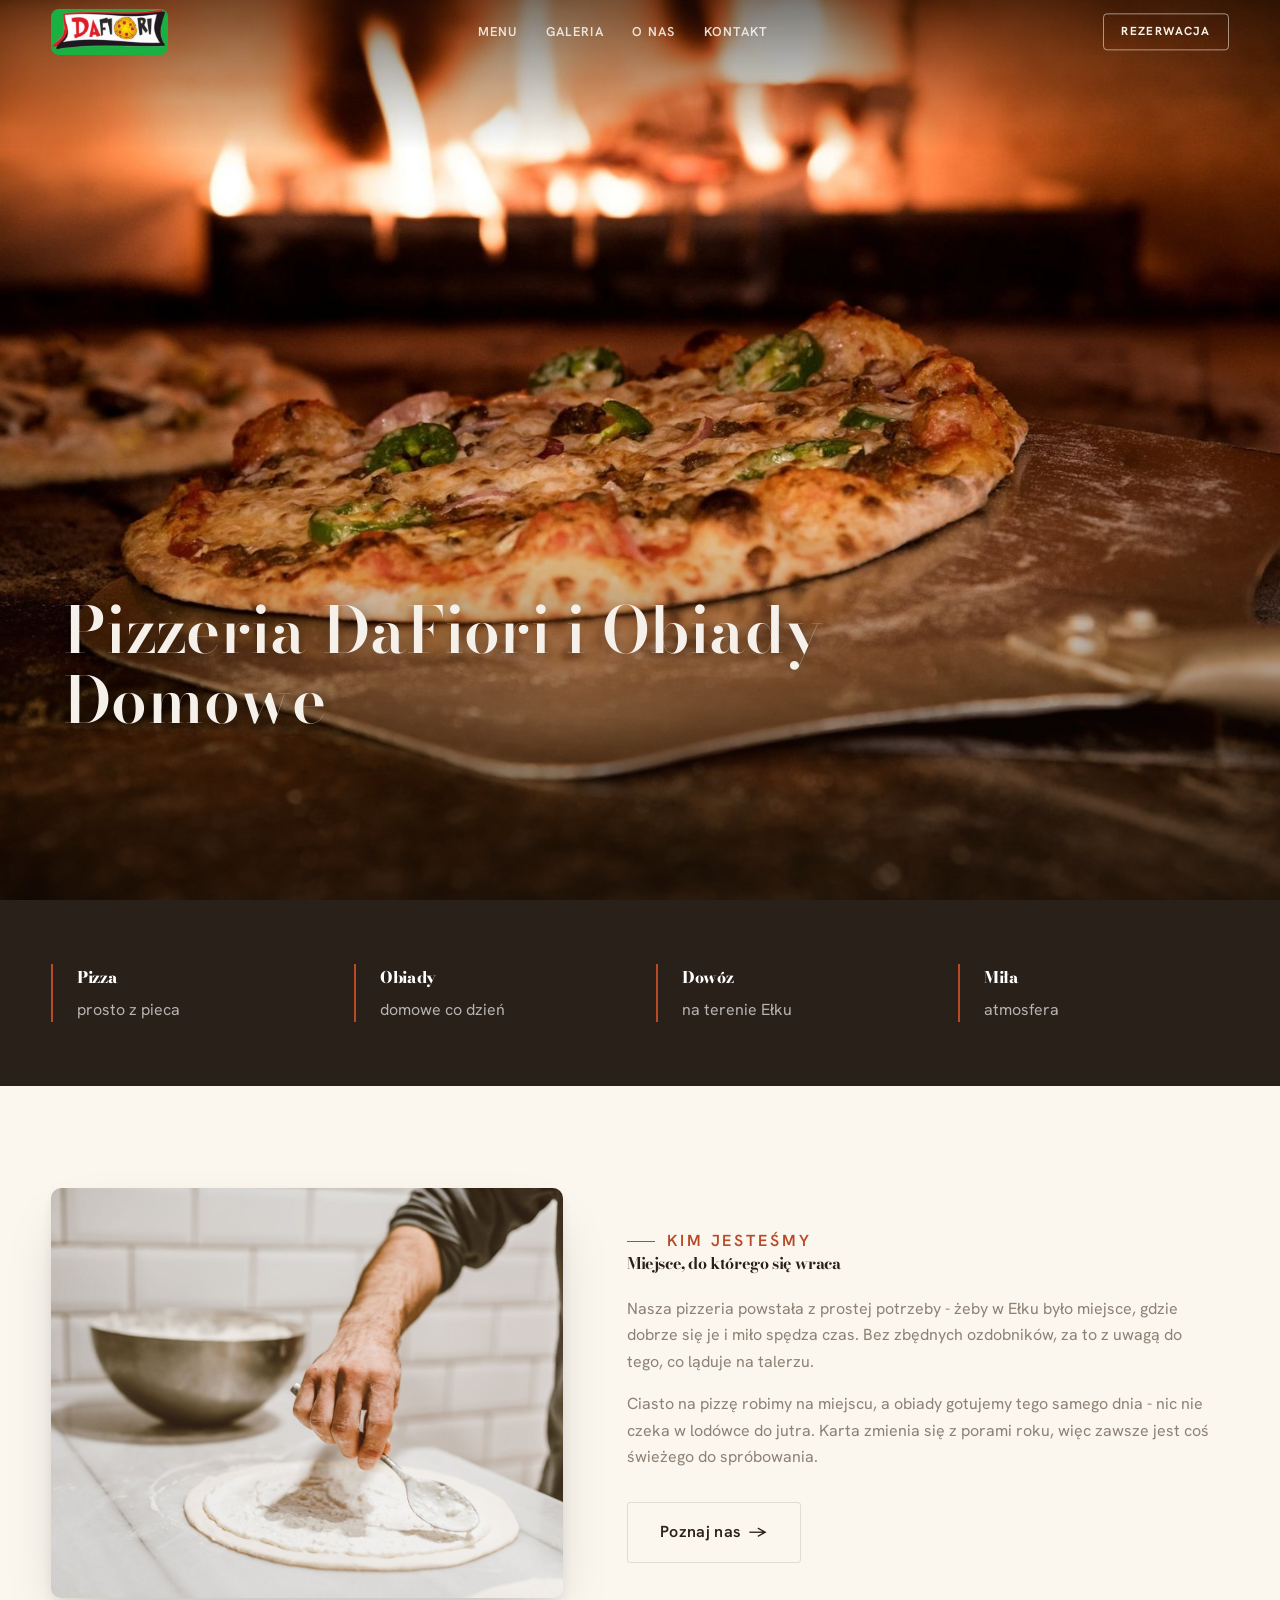
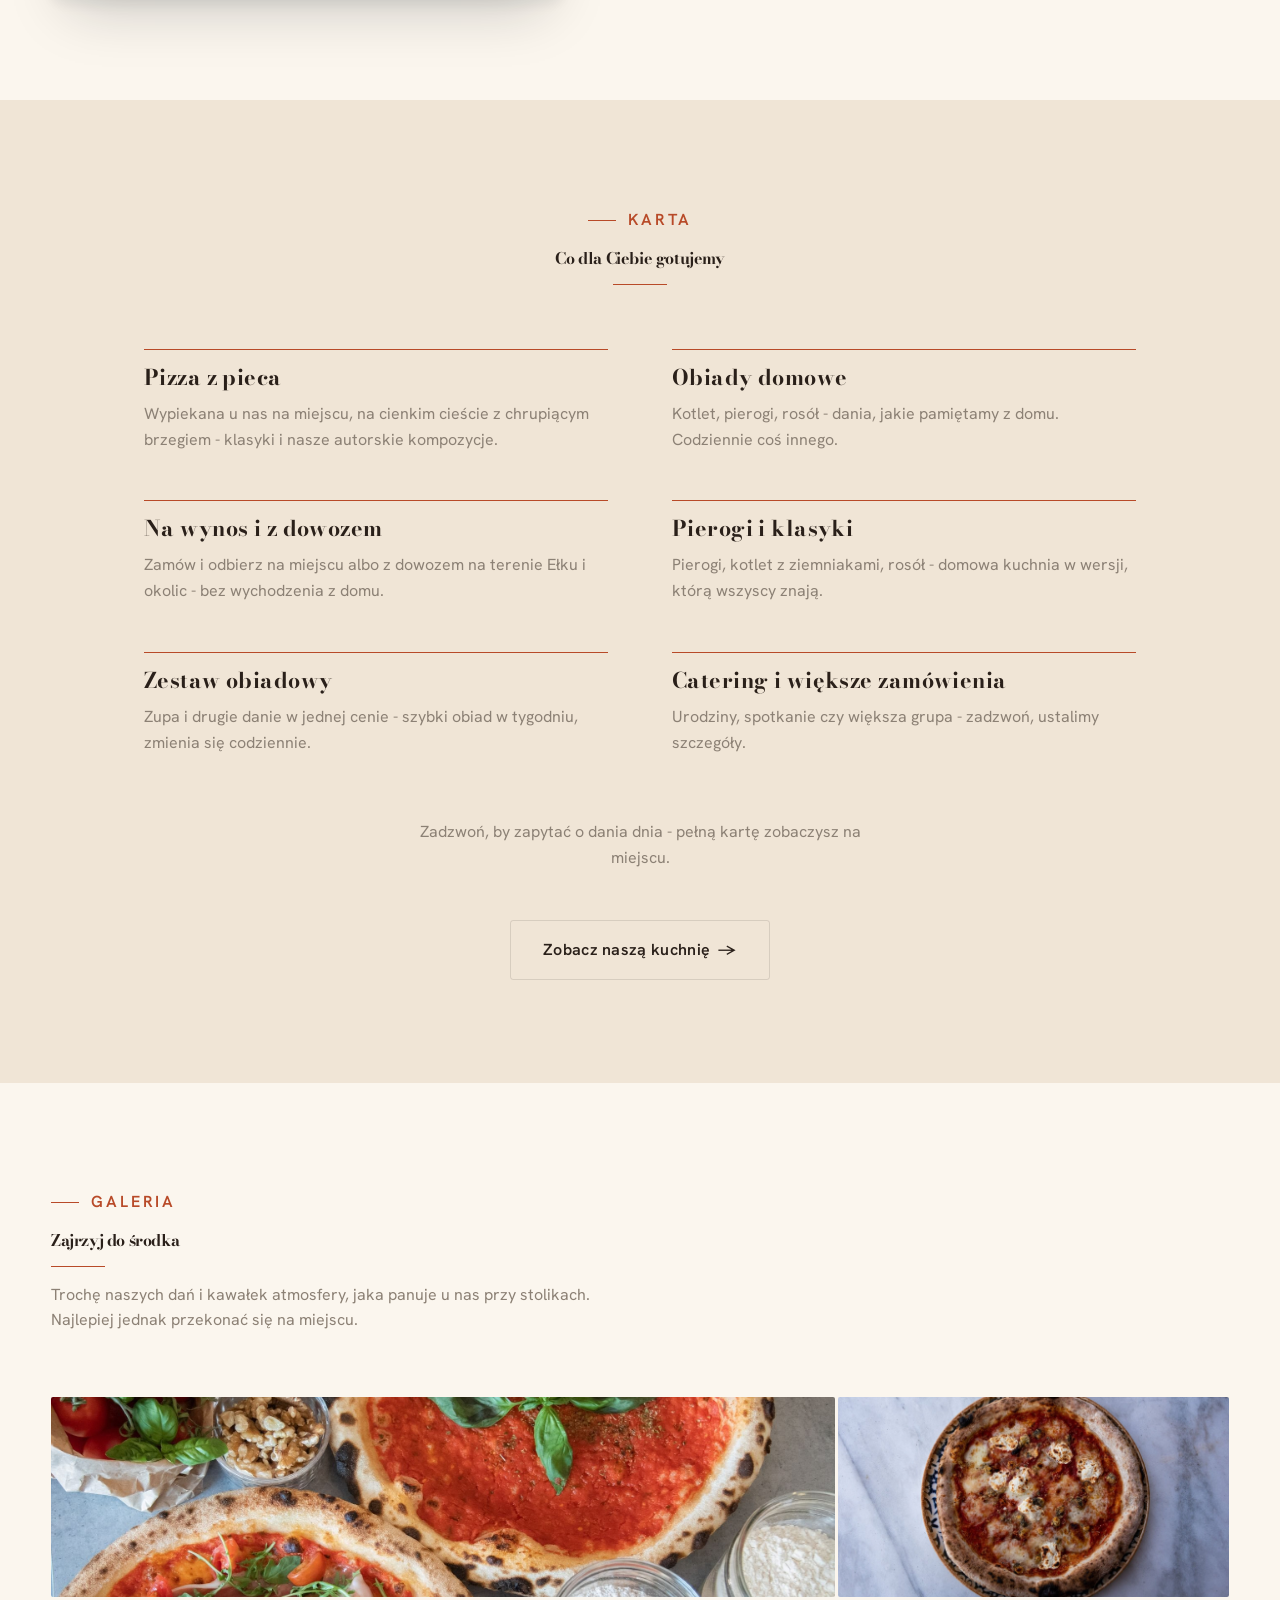
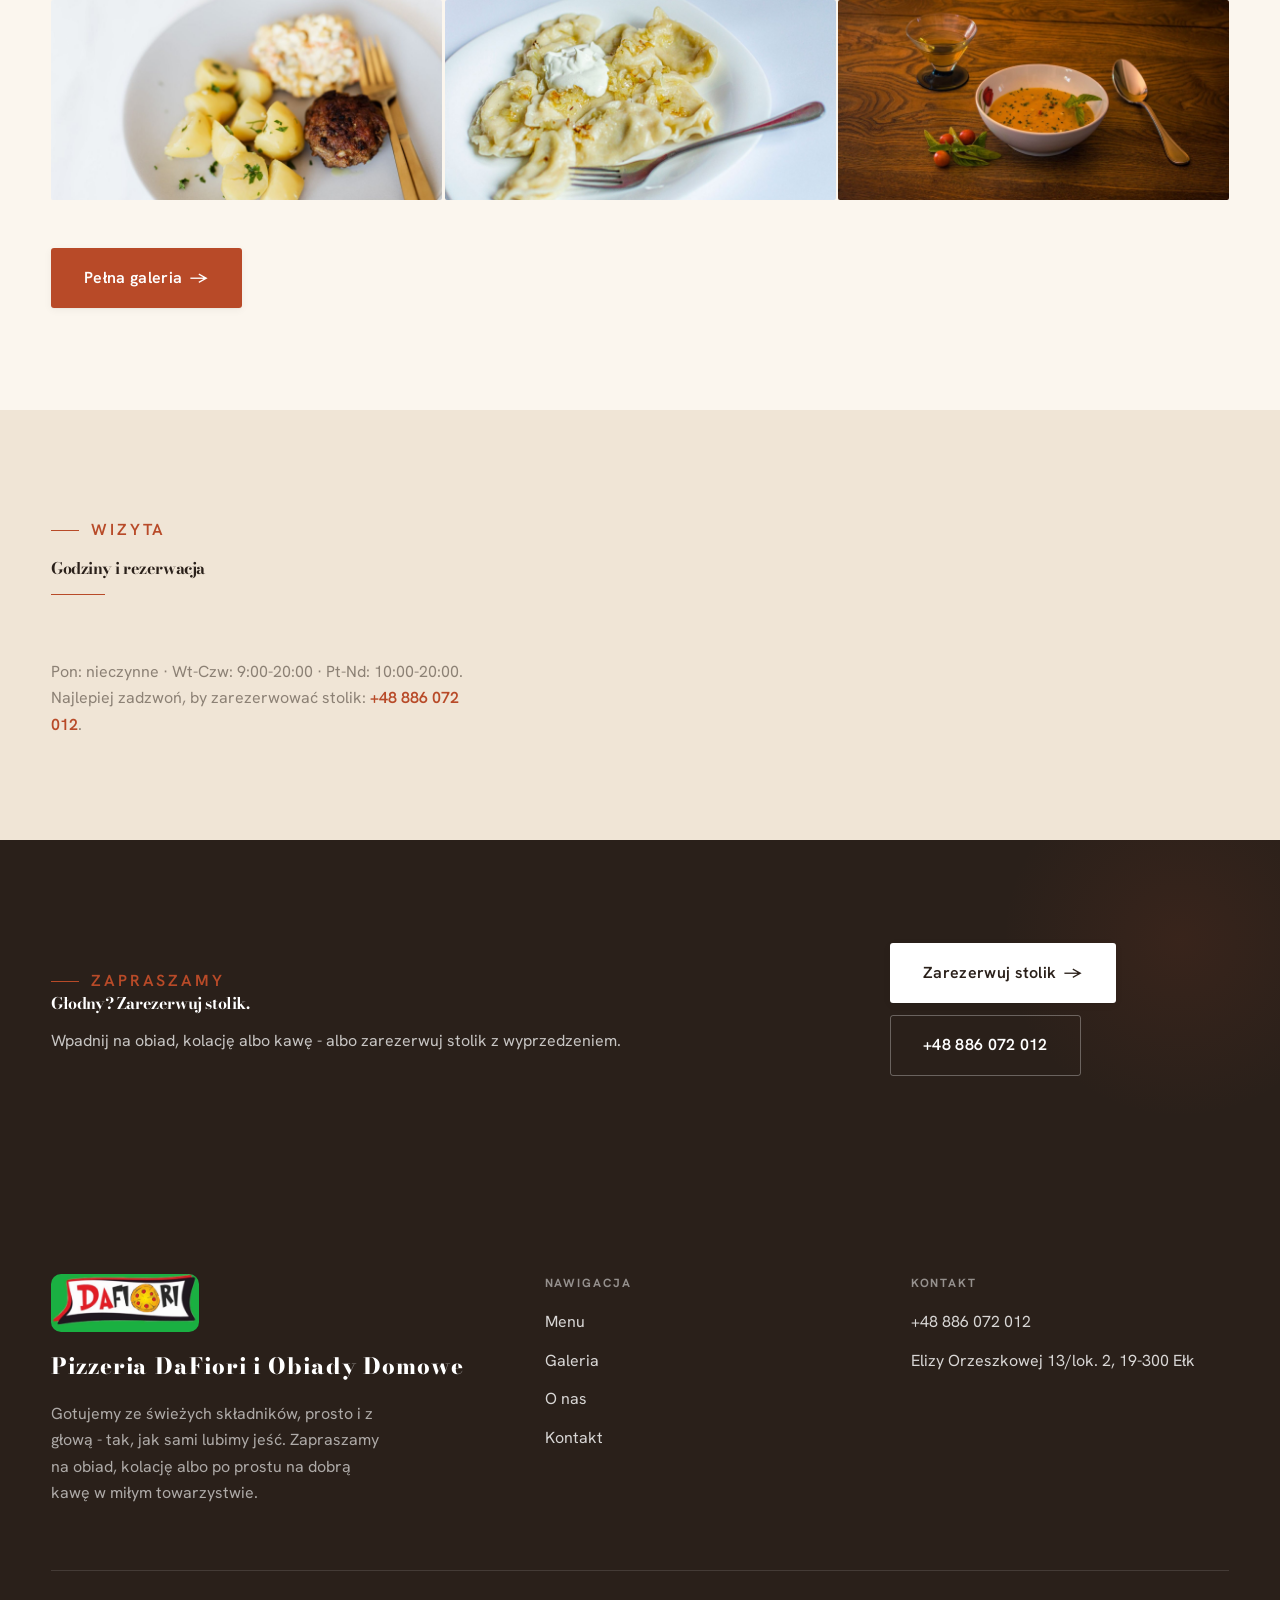
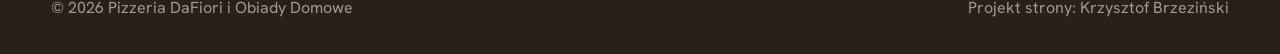
<file: index.html>
<!DOCTYPE html>
<html lang="pl">
<head>
<meta charset="UTF-8">
<meta name="viewport" content="width=device-width, initial-scale=1.0">
<title>Pizzeria DaFiori i Obiady Domowe - Restauracja · Ełk</title>
<meta name="description" content="Pizzeria DaFiori i Obiady Domowe w Ełku - pizza z pieca, obiady domowe i dowóz po Ełku. Zadzwoń albo wpadnij na Orzeszkowej 13.">
<link rel="preconnect" href="https://fonts.googleapis.com">
<link rel="preconnect" href="https://fonts.gstatic.com" crossorigin>
<link href="https://fonts.googleapis.com/css2?family=Bodoni+Moda:wght@500;600;700&family=Hanken+Grotesk:wght@400;500;600&display=swap" rel="stylesheet">
<link rel="stylesheet" href="assets/styles.css">
</head>
<body>

<header class="nav">
  <div class="wrap nav-inner">
    <a class="brand" href="index.html"><img class="brand-logo" src="img/logo.png" alt="Pizzeria DaFiori i Obiady Domowe - Ełk"></a>
    <nav class="nav-links">
      <a href="oferta.html">Menu</a>
      <a href="realizacje.html">Galeria</a>
      <a href="o-nas.html">O nas</a>
      <a href="kontakt.html">Kontakt</a>
      <a href="kontakt.html" class="btn btn-accent">Rezerwacja</a>
    </nav>
    <button class="nav-toggle" aria-label="Menu"><span></span><span></span><span></span></button>
  </div>
</header>

<section class="hero-gastro">
  <img class="hg-bg" src="img/g7.jpg" alt="Pizzeria DaFiori i Obiady Domowe - pizza prosto z pieca">
  <div class="hg-veil"></div>
  <p class="hg-tagline">Pizzeria DaFiori i Obiady Domowe</p>
</section>
<section class="strip" style="padding-block:0">
  <div class="wrap">
    <div class="item reveal"><div class="k">Pizza</div><div class="v">prosto z pieca</div></div>
    <div class="item reveal"><div class="k">Obiady</div><div class="v">domowe co dzień</div></div>
    <div class="item reveal"><div class="k">Dowóz</div><div class="v">na terenie Ełku</div></div>
    <div class="item reveal"><div class="k">Miła</div><div class="v">atmosfera</div></div>
  </div>
</section>
<section>
  <div class="wrap split">
    <div class="split-art reveal"><img src="img/g9.jpg" alt="Pizzeria DaFiori - pizza robiona u nas na miejscu" loading="lazy"></div>
    <div class="split-copy reveal">
      <span class="eyebrow">Kim jesteśmy</span>
      <h2>Miejsce, do którego się wraca</h2>
      <p class="muted">Nasza pizzeria powstała z prostej potrzeby - żeby w Ełku było miejsce, gdzie dobrze się je i miło spędza czas. Bez zbędnych ozdobników, za to z uwagą do tego, co ląduje na talerzu.</p>
      <p class="muted">Ciasto na pizzę robimy na miejscu, a obiady gotujemy tego samego dnia - nic nie czeka w lodówce do jutra. Karta zmienia się z porami roku, więc zawsze jest coś świeżego do spróbowania.</p>
      <a href="o-nas.html" class="btn btn-ghost">Poznaj nas <span class="arr">→</span></a>
    </div>
  </div>
</section>
<section id="menu" class="menu-sec">
  <div class="wrap">
    <div class="head center reveal">
      <span class="eyebrow">Karta</span>
      <h2>Co dla Ciebie gotujemy</h2>
    </div>
    <div class="menu-cats">
      <div class="menu-cat reveal"><h3>Pizza z pieca</h3><p>Wypiekana u nas na miejscu, na cienkim cieście z chrupiącym brzegiem - klasyki i nasze autorskie kompozycje.</p></div>
      <div class="menu-cat reveal"><h3>Obiady domowe</h3><p>Kotlet, pierogi, rosół - dania, jakie pamiętamy z domu. Codziennie coś innego.</p></div>
      <div class="menu-cat reveal"><h3>Na wynos i z dowozem</h3><p>Zamów i odbierz na miejscu albo z dowozem na terenie Ełku i okolic - bez wychodzenia z domu.</p></div>
      <div class="menu-cat reveal"><h3>Pierogi i klasyki</h3><p>Pierogi, kotlet z ziemniakami, rosół - domowa kuchnia w wersji, którą wszyscy znają.</p></div>
      <div class="menu-cat reveal"><h3>Zestaw obiadowy</h3><p>Zupa i drugie danie w jednej cenie - szybki obiad w tygodniu, zmienia się codziennie.</p></div>
      <div class="menu-cat reveal"><h3>Catering i większe zamówienia</h3><p>Urodziny, spotkanie czy większa grupa - zadzwoń, ustalimy szczegóły.</p></div>
    </div>
    <p class="menu-note">Zadzwoń, by zapytać o dania dnia - pełną kartę zobaczysz na miejscu.</p>
    <div style="text-align:center;margin-top:var(--space-7)" class="reveal"><a href="oferta.html" class="btn btn-ghost">Zobacz naszą kuchnię <span class="arr">→</span></a></div>
  </div>
</section>
<section>
  <div class="wrap">
    <div class="head reveal">
      <span class="eyebrow">Galeria</span>
      <h2>Zajrzyj do środka</h2>
      <p>Trochę naszych dań i kawałek atmosfery, jaka panuje u nas przy stolikach. Najlepiej jednak przekonać się na miejscu.</p>
    </div>
    <div class="gallery">
      <div class="tile t-two3 reveal"><img src="img/hero.jpg" alt="Pizza Margherita i pizza z szynką parmeńską" loading="lazy"><div class="cap">Włoska klasyka</div></div>
      <div class="tile t-third reveal"><img src="img/g1.jpg" alt="Pizza z pieca" loading="lazy"><div class="cap">Pizza z pieca</div></div>
      <div class="tile t-third reveal"><img src="img/g2.jpg" alt="Obiad domowy" loading="lazy"><div class="cap">Obiad domowy</div></div>
      <div class="tile t-third reveal"><img src="img/g3.jpg" alt="Pierogi" loading="lazy"><div class="cap">Pierogi</div></div>
      <div class="tile t-third reveal"><img src="img/g4.jpg" alt="Domowa zupa" loading="lazy"><div class="cap">Domowa zupa</div></div>
    </div>
    <div style="margin-top:var(--space-7)" class="reveal"><a href="realizacje.html" class="btn btn-accent">Pełna galeria <span class="arr">→</span></a></div>
  </div>
</section>
<section class="trust">
  <div class="wrap">
    <div class="head reveal">
      <span class="eyebrow">Wizyta</span>
      <h2>Godziny i rezerwacja</h2>
    </div>
    <p class="reveal" style="color:var(--muted);max-width:48ch">Pon: nieczynne · Wt-Czw: 9:00-20:00 · Pt-Nd: 10:00-20:00. Najlepiej zadzwoń, by zarezerwować stolik: <a href="tel:+48886072012" style="color:var(--accent);font-weight:600">+48 886 072 012</a>.</p>
  </div>
</section>
<section class="cta">
  <div class="wrap">
    <div class="reveal">
      <span class="eyebrow">Zapraszamy</span>
      <h2>Głodny? Zarezerwuj stolik.</h2>
      <p>Wpadnij na obiad, kolację albo kawę - albo zarezerwuj stolik z wyprzedzeniem.</p>
    </div>
    <div class="cta-actions reveal">
      <a href="kontakt.html" class="btn btn-light">Zarezerwuj stolik <span class="arr">→</span></a>
      <a href="tel:+48886072012" class="btn btn-ghost" style="color:#fff;border-color:rgba(255,255,255,.3)">+48 886 072 012</a>
    </div>
  </div>
</section>

<footer>
  <div class="wrap">
    <div class="foot-grid">
      <div class="foot-brand">
        <img class="foot-logo" src="img/logo.png" alt="Pizzeria DaFiori i Obiady Domowe">
        <div class="name">Pizzeria DaFiori i Obiady Domowe</div>
        <p>Gotujemy ze świeżych składników, prosto i z głową - tak, jak sami lubimy jeść. Zapraszamy na obiad, kolację albo po prostu na dobrą kawę w miłym towarzystwie.</p>
      </div>
      <div class="foot-col">
        <h4>Nawigacja</h4>
        <a href="oferta.html">Menu</a>
        <a href="realizacje.html">Galeria</a>
        <a href="o-nas.html">O nas</a>
        <a href="kontakt.html">Kontakt</a>
      </div>
      <div class="foot-col">
        <h4>Kontakt</h4>
        <a href="tel:+48886072012">+48 886 072 012</a>
        <p>Elizy Orzeszkowej 13/lok. 2, 19-300 Ełk</p>
      </div>
    </div>
    <div class="foot-bot">
      <span>© 2026 Pizzeria DaFiori i Obiady Domowe</span>
      <span>Projekt strony: Krzysztof Brzeziński</span>
    </div>
  </div>
</footer>
<div class="sticky-reserve"><a class="sr-book" href="kontakt.html">Zarezerwuj stolik</a><a class="sr-call" href="tel:+48886072012" aria-label="Zadzwoń"><svg class="ico-tel" width="16" height="16" viewBox="0 0 24 24" fill="none" aria-hidden="true"><path d="M6.6 10.8a15.5 15.5 0 0 0 6.6 6.6l2.2-2.2a1 1 0 0 1 1-.24 11.4 11.4 0 0 0 3.6.58 1 1 0 0 1 1 1V20a1 1 0 0 1-1 1A17 17 0 0 1 3 4a1 1 0 0 1 1-1h3.5a1 1 0 0 1 1 1c0 1.25.2 2.46.58 3.6a1 1 0 0 1-.25 1l-2.23 2.2Z" fill="currentColor"/></svg></a></div>

<script src="assets/main.js"></script>
</body>
</html>
</file>
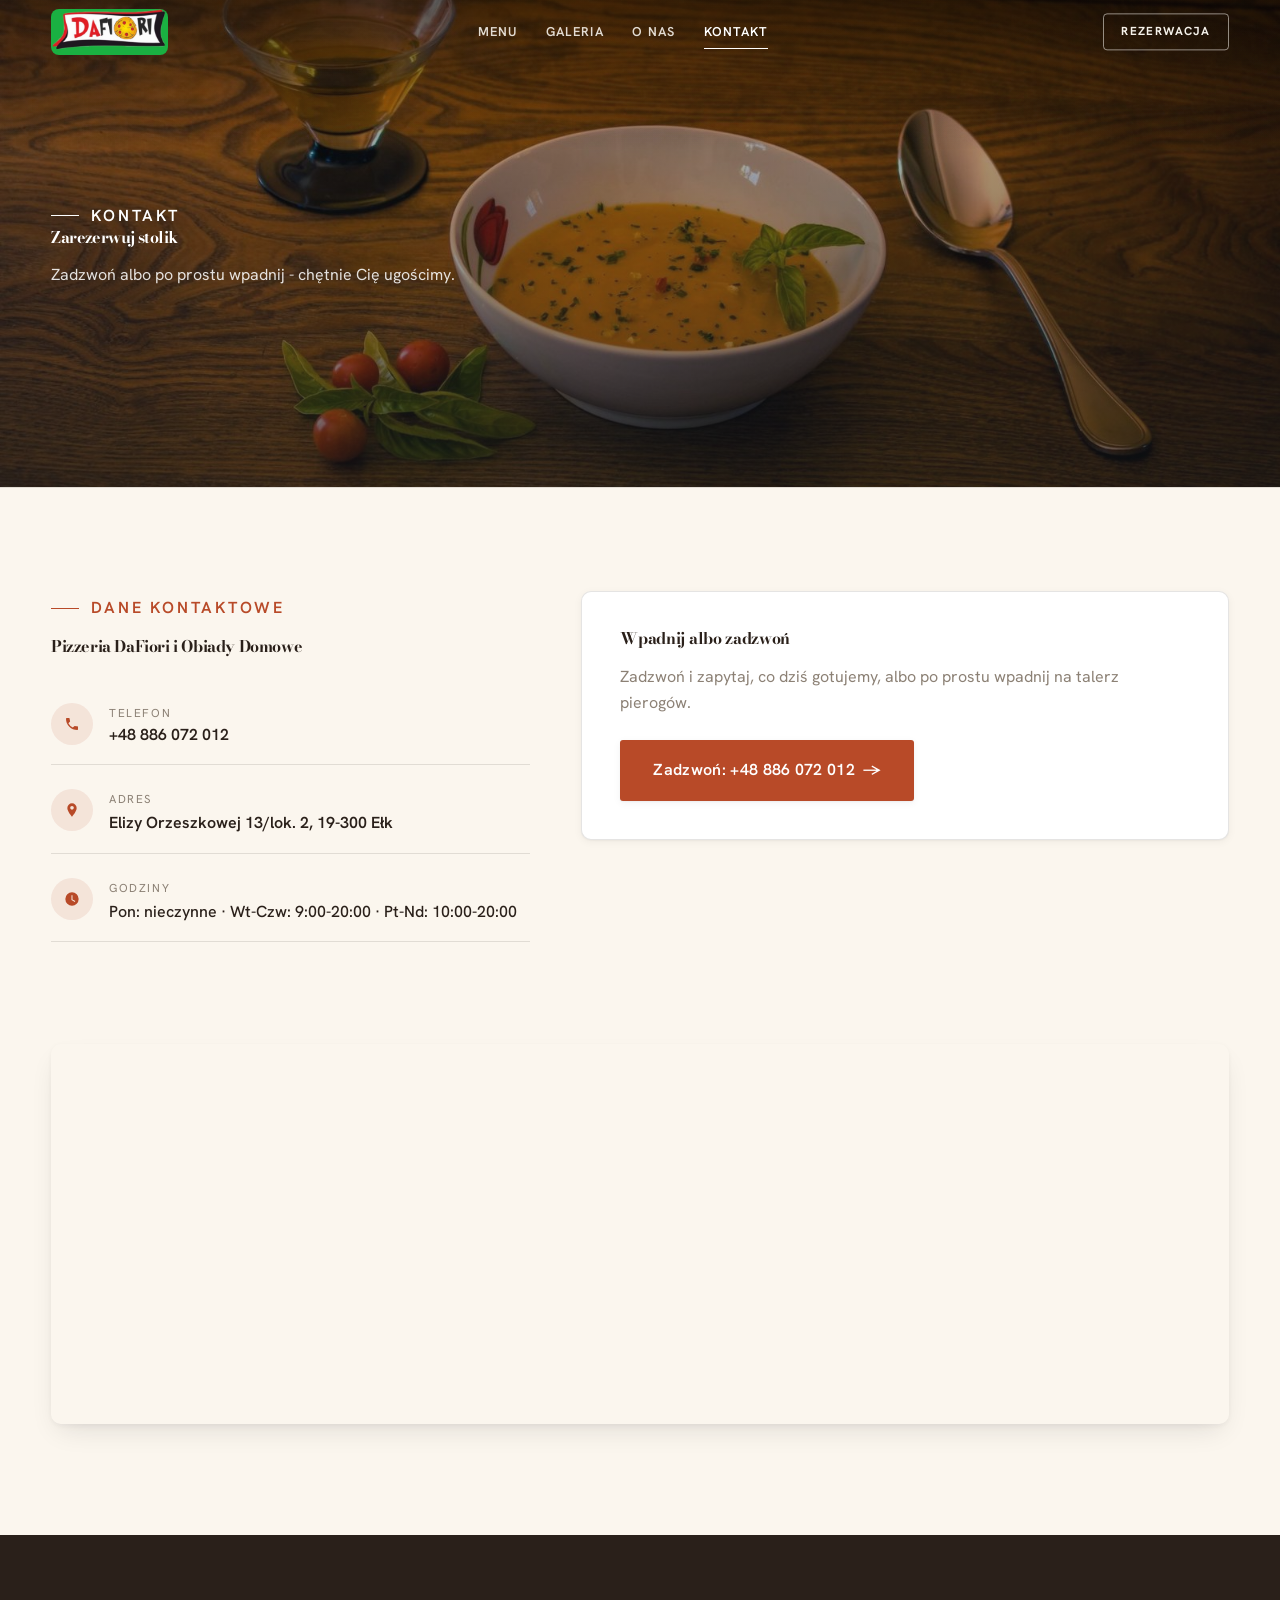
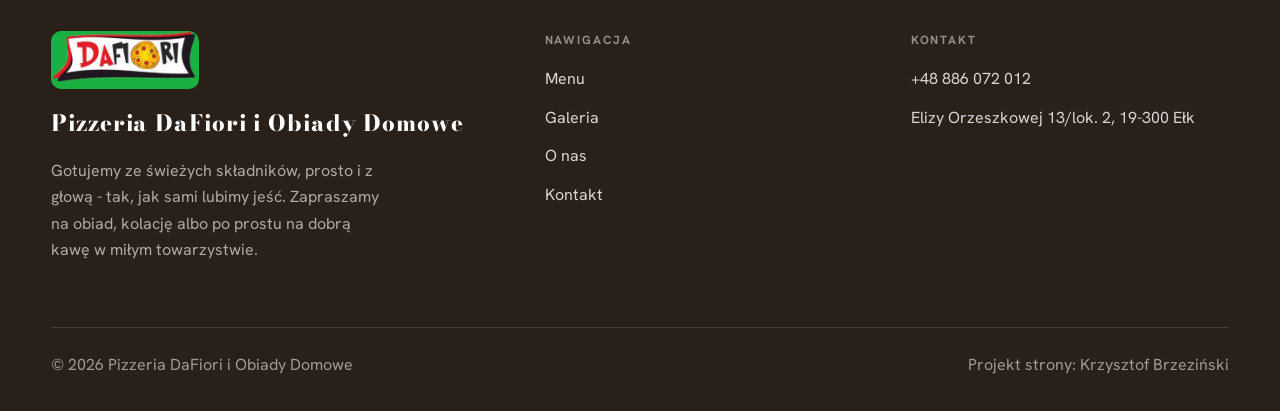
<file: kontakt.html>
<!DOCTYPE html>
<html lang="pl">
<head>
<meta charset="UTF-8">
<meta name="viewport" content="width=device-width, initial-scale=1.0">
<title>Kontakt - Pizzeria DaFiori i Obiady Domowe</title>
<meta name="description" content="Kontakt do Pizzerii DaFiori i Obiady Domowe - Elizy Orzeszkowej 13/lok. 2, 19-300 Ełk. Telefon: +48 886 072 012.">
<link rel="preconnect" href="https://fonts.googleapis.com">
<link rel="preconnect" href="https://fonts.gstatic.com" crossorigin>
<link href="https://fonts.googleapis.com/css2?family=Bodoni+Moda:wght@500;600;700&family=Hanken+Grotesk:wght@400;500;600&display=swap" rel="stylesheet">
<link rel="stylesheet" href="assets/styles.css">
</head>
<body>

<header class="nav">
  <div class="wrap nav-inner">
    <a class="brand" href="index.html"><img class="brand-logo" src="img/logo.png" alt="Pizzeria DaFiori i Obiady Domowe - Ełk"></a>
    <nav class="nav-links">
      <a href="oferta.html">Menu</a>
      <a href="realizacje.html">Galeria</a>
      <a href="o-nas.html">O nas</a>
      <a href="kontakt.html" class="active">Kontakt</a>
      <a href="kontakt.html" class="btn btn-accent">Rezerwacja</a>
    </nav>
    <button class="nav-toggle" aria-label="Menu"><span></span><span></span><span></span></button>
  </div>
</header>

<section class="pagehead">
  <img src="img/g4.jpg" alt="Pizzeria DaFiori i Obiady Domowe - Zarezerwuj stolik">
  <div class="wrap">
    <span class="eyebrow">Kontakt</span>
    <h1>Zarezerwuj stolik</h1>
    <p>Zadzwoń albo po prostu wpadnij - chętnie Cię ugościmy.</p>
  </div>
</section>
<section>
  <div class="wrap contact-grid">
    <div class="reveal">
      <span class="eyebrow">Dane kontaktowe</span>
      <h2 style="margin:var(--space-4) 0 var(--space-6)">Pizzeria DaFiori i Obiady Domowe</h2>
      <div class="info-list">
        <div class="info-row"><div class="ic"><svg class="ico-tel" width="16" height="16" viewBox="0 0 24 24" fill="none" aria-hidden="true"><path d="M6.6 10.8a15.5 15.5 0 0 0 6.6 6.6l2.2-2.2a1 1 0 0 1 1-.24 11.4 11.4 0 0 0 3.6.58 1 1 0 0 1 1 1V20a1 1 0 0 1-1 1A17 17 0 0 1 3 4a1 1 0 0 1 1-1h3.5a1 1 0 0 1 1 1c0 1.25.2 2.46.58 3.6a1 1 0 0 1-.25 1l-2.23 2.2Z" fill="currentColor"/></svg></div><div><div class="lbl">Telefon</div><a class="val" href="tel:+48886072012">+48 886 072 012</a></div></div>
        <div class="info-row"><div class="ic"><svg width="16" height="16" viewBox="0 0 24 24" fill="none" aria-hidden="true"><path d="M12 2a7 7 0 0 0-7 7c0 5.25 7 13 7 13s7-7.75 7-13a7 7 0 0 0-7-7Zm0 9.5A2.5 2.5 0 1 1 12 6a2.5 2.5 0 0 1 0 5.5Z" fill="currentColor"/></svg></div><div><div class="lbl">Adres</div><div class="val">Elizy Orzeszkowej 13/lok. 2, 19-300 Ełk</div></div></div>
        <div class="info-row"><div class="ic"><svg width="16" height="16" viewBox="0 0 24 24" fill="none" aria-hidden="true"><path d="M12 2a10 10 0 1 0 0 20 10 10 0 0 0 0-20Zm.75 4.5v6.1l4.2 2.5-.75 1.3-5-3v-6.9h1.55Z" fill="currentColor"/></svg></div><div><div class="lbl">Godziny</div><div class="val" style="font-weight:500">Pon: nieczynne · Wt-Czw: 9:00-20:00 · Pt-Nd: 10:00-20:00</div></div></div>
      </div>
    </div>
    <div class="reveal">
      <div class="form">
        <h3 style="margin-bottom:var(--space-4)">Wpadnij albo zadzwoń</h3>
        <p class="muted" style="margin-bottom:var(--space-5)">Zadzwoń i zapytaj, co dziś gotujemy, albo po prostu wpadnij na talerz pierogów.</p>
        <a href="tel:+48886072012" class="btn btn-accent" style="justify-content:center">Zadzwoń: +48 886 072 012 <span class="arr">→</span></a>
      </div>
    </div>
  </div>
</section>
<section style="padding-top:0">
  <div class="wrap reveal">
    <iframe class="map" title="Pizzeria DaFiori i Obiady Domowe - Ełk" src="https://maps.google.com/maps?q=53.8243423%2C22.3546263&z=15&output=embed" loading="lazy" referrerpolicy="no-referrer-when-downgrade"></iframe>
  </div>
</section>

<footer>
  <div class="wrap">
    <div class="foot-grid">
      <div class="foot-brand">
        <img class="foot-logo" src="img/logo.png" alt="Pizzeria DaFiori i Obiady Domowe">
        <div class="name">Pizzeria DaFiori i Obiady Domowe</div>
        <p>Gotujemy ze świeżych składników, prosto i z głową - tak, jak sami lubimy jeść. Zapraszamy na obiad, kolację albo po prostu na dobrą kawę w miłym towarzystwie.</p>
      </div>
      <div class="foot-col">
        <h4>Nawigacja</h4>
        <a href="oferta.html">Menu</a>
        <a href="realizacje.html">Galeria</a>
        <a href="o-nas.html">O nas</a>
        <a href="kontakt.html">Kontakt</a>
      </div>
      <div class="foot-col">
        <h4>Kontakt</h4>
        <a href="tel:+48886072012">+48 886 072 012</a>
        <p>Elizy Orzeszkowej 13/lok. 2, 19-300 Ełk</p>
      </div>
    </div>
    <div class="foot-bot">
      <span>© 2026 Pizzeria DaFiori i Obiady Domowe</span>
      <span>Projekt strony: Krzysztof Brzeziński</span>
    </div>
  </div>
</footer>
<div class="sticky-reserve"><a class="sr-book" href="kontakt.html">Zarezerwuj stolik</a><a class="sr-call" href="tel:+48886072012" aria-label="Zadzwoń"><svg class="ico-tel" width="16" height="16" viewBox="0 0 24 24" fill="none" aria-hidden="true"><path d="M6.6 10.8a15.5 15.5 0 0 0 6.6 6.6l2.2-2.2a1 1 0 0 1 1-.24 11.4 11.4 0 0 0 3.6.58 1 1 0 0 1 1 1V20a1 1 0 0 1-1 1A17 17 0 0 1 3 4a1 1 0 0 1 1-1h3.5a1 1 0 0 1 1 1c0 1.25.2 2.46.58 3.6a1 1 0 0 1-.25 1l-2.23 2.2Z" fill="currentColor"/></svg></a></div>

<script src="assets/main.js"></script>
</body>
</html>
</file>
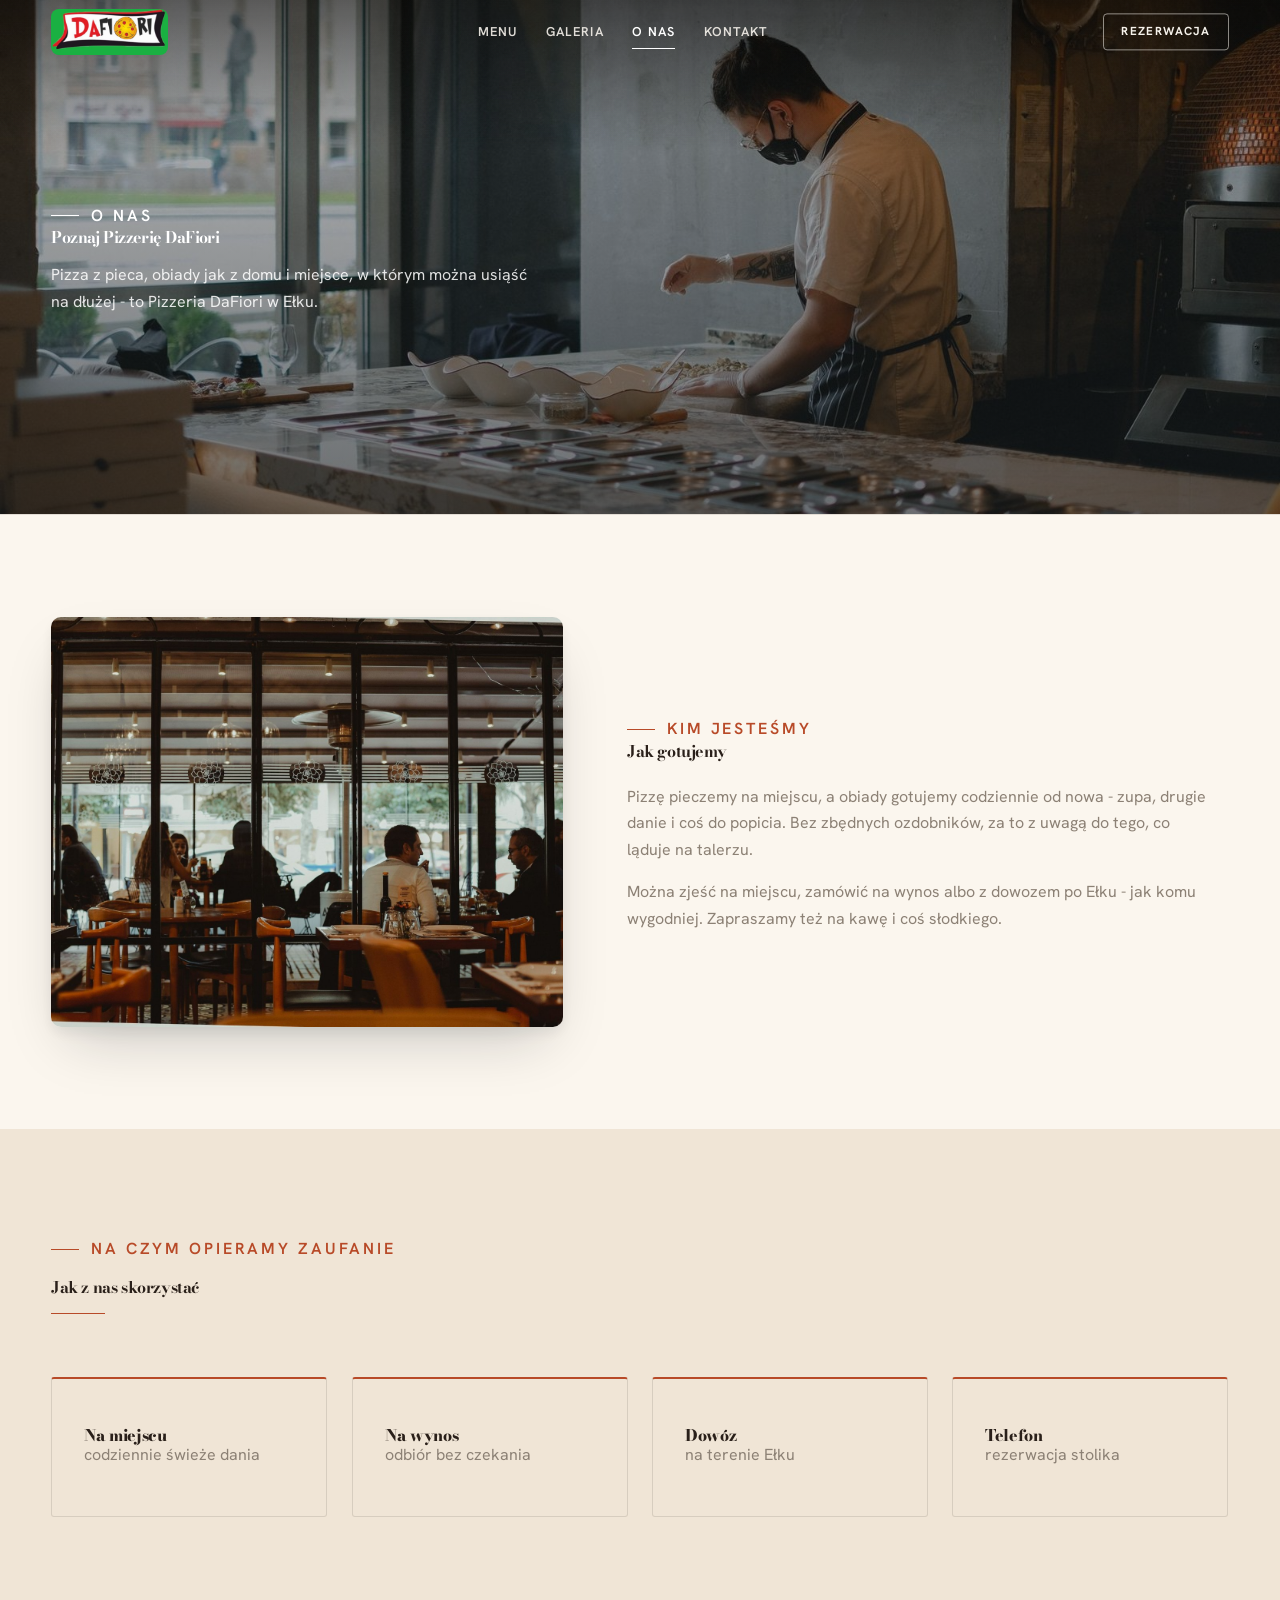
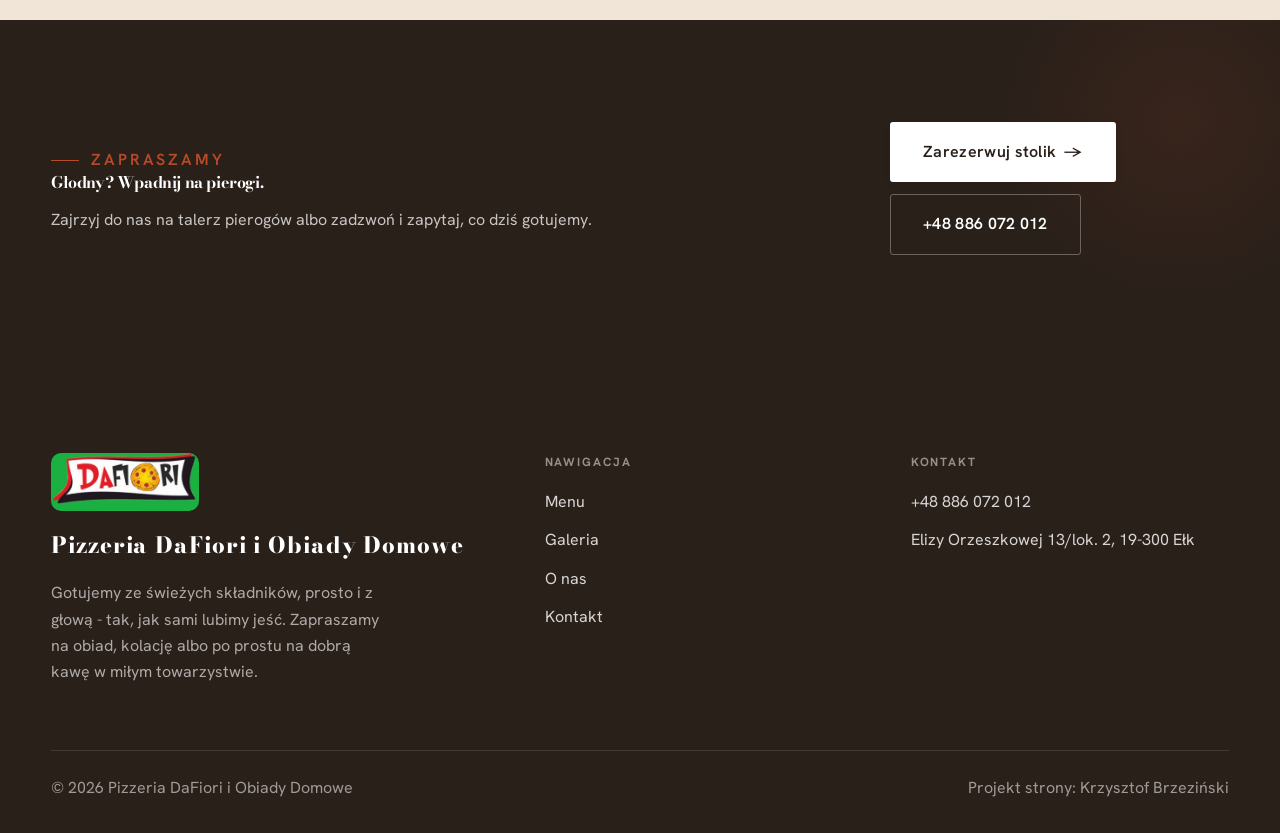
<file: o-nas.html>
<!DOCTYPE html>
<html lang="pl">
<head>
<meta charset="UTF-8">
<meta name="viewport" content="width=device-width, initial-scale=1.0">
<title>O nas - Pizzeria DaFiori i Obiady Domowe</title>
<meta name="description" content="Poznaj Pizzerię DaFiori i Obiady Domowe w Ełku - pizza z pieca, obiady domowe gotowane na miejscu i dowóz po Ełku.">
<link rel="preconnect" href="https://fonts.googleapis.com">
<link rel="preconnect" href="https://fonts.gstatic.com" crossorigin>
<link href="https://fonts.googleapis.com/css2?family=Bodoni+Moda:wght@500;600;700&family=Hanken+Grotesk:wght@400;500;600&display=swap" rel="stylesheet">
<link rel="stylesheet" href="assets/styles.css">
</head>
<body>

<header class="nav">
  <div class="wrap nav-inner">
    <a class="brand" href="index.html"><img class="brand-logo" src="img/logo.png" alt="Pizzeria DaFiori i Obiady Domowe - Ełk"></a>
    <nav class="nav-links">
      <a href="oferta.html">Menu</a>
      <a href="realizacje.html">Galeria</a>
      <a href="o-nas.html" class="active">O nas</a>
      <a href="kontakt.html">Kontakt</a>
      <a href="kontakt.html" class="btn btn-accent">Rezerwacja</a>
    </nav>
    <button class="nav-toggle" aria-label="Menu"><span></span><span></span><span></span></button>
  </div>
</header>

<section class="pagehead">
  <img src="img/about.jpg" alt="Pizzeria DaFiori i Obiady Domowe - przygotowania przy piecu">
  <div class="wrap">
    <span class="eyebrow">O nas</span>
    <h1>Poznaj Pizzerię DaFiori</h1>
    <p>Pizza z pieca, obiady jak z domu i miejsce, w którym można usiąść na dłużej - to Pizzeria DaFiori w Ełku.</p>
  </div>
</section>
<section>
  <div class="wrap split">
    <div class="split-art reveal"><img src="img/g6.jpg" alt="Sala Pizzerii DaFiori" loading="lazy"></div>
    <div class="split-copy reveal">
      <span class="eyebrow">Kim jesteśmy</span>
      <h2>Jak gotujemy</h2>
      <p class="muted">Pizzę pieczemy na miejscu, a obiady gotujemy codziennie od nowa - zupa, drugie danie i coś do popicia. Bez zbędnych ozdobników, za to z uwagą do tego, co ląduje na talerzu.</p>
      <p class="muted">Można zjeść na miejscu, zamówić na wynos albo z dowozem po Ełku - jak komu wygodniej. Zapraszamy też na kawę i coś słodkiego.</p>
    </div>
  </div>
</section>

<section class="trust">
  <div class="wrap">
    <div class="head reveal">
      <span class="eyebrow">Na czym opieramy zaufanie</span>
      <h2>Jak z nas skorzystać</h2>
    </div>
    <div class="trust-grid">
      <div class="trust-card reveal"><div class="big">Na miejscu</div><p>codziennie świeże dania</p></div>
      <div class="trust-card reveal"><div class="big">Na wynos</div><p>odbiór bez czekania</p></div>
      <div class="trust-card reveal"><div class="big">Dowóz</div><p>na terenie Ełku</p></div>
      <div class="trust-card reveal"><div class="big">Telefon</div><p>rezerwacja stolika</p></div>
    </div>
  </div>
</section>
<section class="cta">
  <div class="wrap">
    <div class="reveal">
      <span class="eyebrow">Zapraszamy</span>
      <h2>Głodny? Wpadnij na pierogi.</h2>
      <p>Zajrzyj do nas na talerz pierogów albo zadzwoń i zapytaj, co dziś gotujemy.</p>
    </div>
    <div class="cta-actions reveal">
      <a href="kontakt.html" class="btn btn-light">Zarezerwuj stolik <span class="arr">→</span></a>
      <a href="tel:+48886072012" class="btn btn-ghost" style="color:#fff;border-color:rgba(255,255,255,.3)">+48 886 072 012</a>
    </div>
  </div>
</section>

<footer>
  <div class="wrap">
    <div class="foot-grid">
      <div class="foot-brand">
        <img class="foot-logo" src="img/logo.png" alt="Pizzeria DaFiori i Obiady Domowe">
        <div class="name">Pizzeria DaFiori i Obiady Domowe</div>
        <p>Gotujemy ze świeżych składników, prosto i z głową - tak, jak sami lubimy jeść. Zapraszamy na obiad, kolację albo po prostu na dobrą kawę w miłym towarzystwie.</p>
      </div>
      <div class="foot-col">
        <h4>Nawigacja</h4>
        <a href="oferta.html">Menu</a>
        <a href="realizacje.html">Galeria</a>
        <a href="o-nas.html">O nas</a>
        <a href="kontakt.html">Kontakt</a>
      </div>
      <div class="foot-col">
        <h4>Kontakt</h4>
        <a href="tel:+48886072012">+48 886 072 012</a>
        <p>Elizy Orzeszkowej 13/lok. 2, 19-300 Ełk</p>
      </div>
    </div>
    <div class="foot-bot">
      <span>© 2026 Pizzeria DaFiori i Obiady Domowe</span>
      <span>Projekt strony: Krzysztof Brzeziński</span>
    </div>
  </div>
</footer>
<div class="sticky-reserve"><a class="sr-book" href="kontakt.html">Zarezerwuj stolik</a><a class="sr-call" href="tel:+48886072012" aria-label="Zadzwoń"><svg class="ico-tel" width="16" height="16" viewBox="0 0 24 24" fill="none" aria-hidden="true"><path d="M6.6 10.8a15.5 15.5 0 0 0 6.6 6.6l2.2-2.2a1 1 0 0 1 1-.24 11.4 11.4 0 0 0 3.6.58 1 1 0 0 1 1 1V20a1 1 0 0 1-1 1A17 17 0 0 1 3 4a1 1 0 0 1 1-1h3.5a1 1 0 0 1 1 1c0 1.25.2 2.46.58 3.6a1 1 0 0 1-.25 1l-2.23 2.2Z" fill="currentColor"/></svg></a></div>

<script src="assets/main.js"></script>
</body>
</html>
</file>
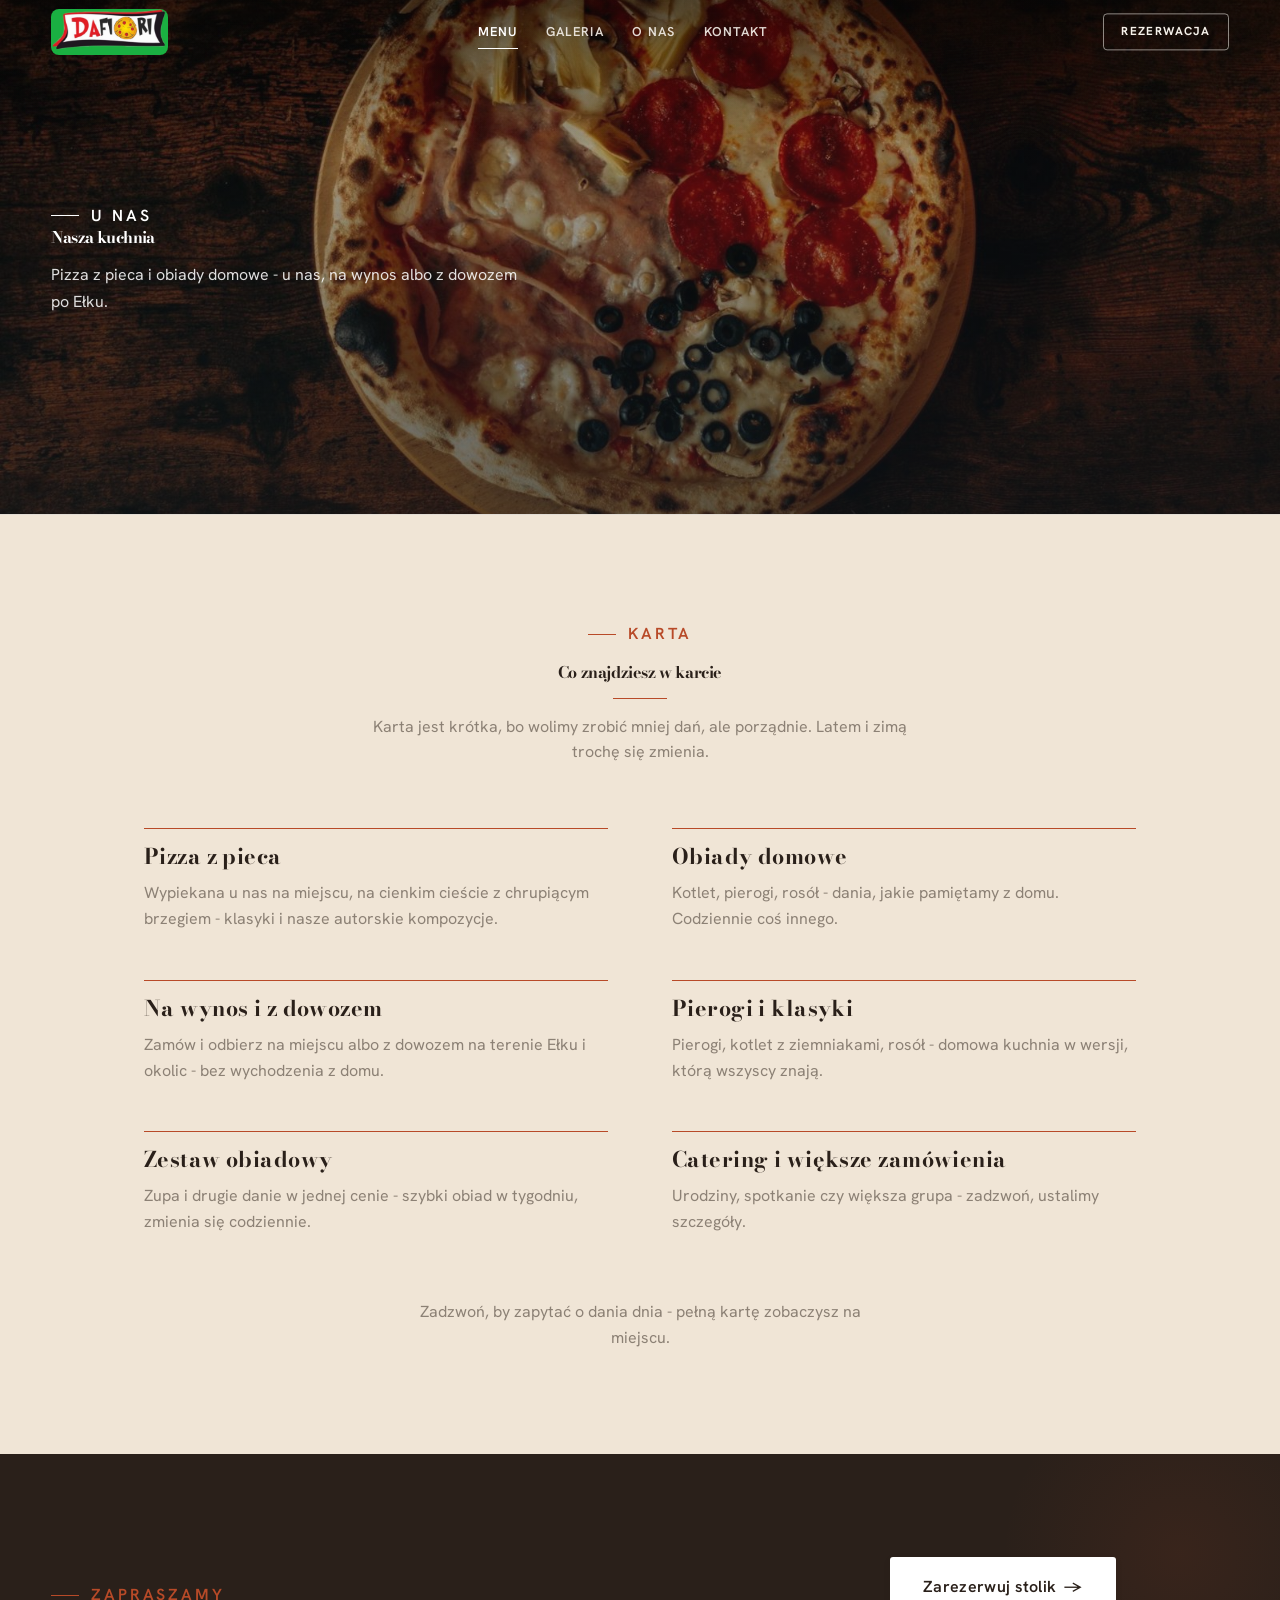
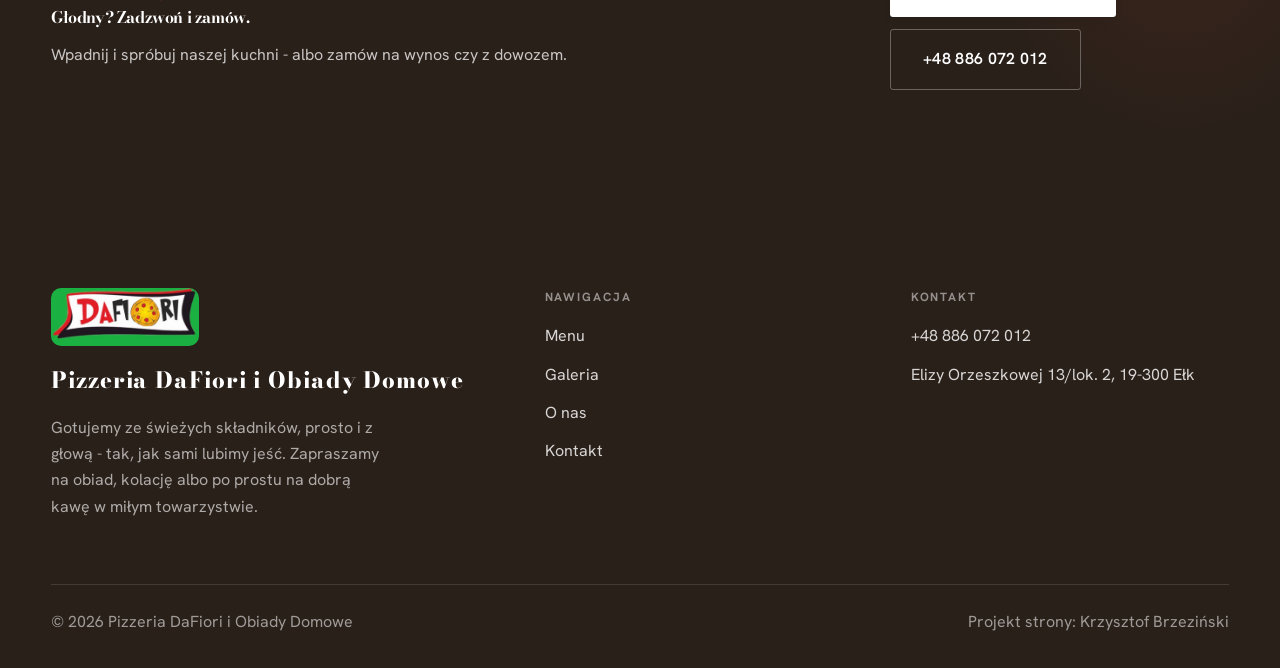
<file: oferta.html>
<!DOCTYPE html>
<html lang="pl">
<head>
<meta charset="UTF-8">
<meta name="viewport" content="width=device-width, initial-scale=1.0">
<title>Nasza kuchnia - Pizzeria DaFiori i Obiady Domowe</title>
<meta name="description" content="Pizza z pieca i obiady domowe w Pizzerii DaFiori w Ełku - na miejscu, na wynos i z dowozem. Zadzwoń: +48 886 072 012.">
<link rel="preconnect" href="https://fonts.googleapis.com">
<link rel="preconnect" href="https://fonts.gstatic.com" crossorigin>
<link href="https://fonts.googleapis.com/css2?family=Bodoni+Moda:wght@500;600;700&family=Hanken+Grotesk:wght@400;500;600&display=swap" rel="stylesheet">
<link rel="stylesheet" href="assets/styles.css">
</head>
<body>

<header class="nav">
  <div class="wrap nav-inner">
    <a class="brand" href="index.html"><img class="brand-logo" src="img/logo.png" alt="Pizzeria DaFiori i Obiady Domowe - Ełk"></a>
    <nav class="nav-links">
      <a href="oferta.html" class="active">Menu</a>
      <a href="realizacje.html">Galeria</a>
      <a href="o-nas.html">O nas</a>
      <a href="kontakt.html">Kontakt</a>
      <a href="kontakt.html" class="btn btn-accent">Rezerwacja</a>
    </nav>
    <button class="nav-toggle" aria-label="Menu"><span></span><span></span><span></span></button>
  </div>
</header>

<section class="pagehead">
  <img src="img/g11.jpg" alt="Pizza z szynką, oliwkami i karczochami - Pizzeria DaFiori">
  <div class="wrap">
    <span class="eyebrow">U nas</span>
    <h1>Nasza kuchnia</h1>
    <p>Pizza z pieca i obiady domowe - u nas, na wynos albo z dowozem po Ełku.</p>
  </div>
</section>
<section class="menu-sec">
  <div class="wrap">
    <div class="head center reveal">
      <span class="eyebrow">Karta</span>
      <h2>Co znajdziesz w karcie</h2>
      <p>Karta jest krótka, bo wolimy zrobić mniej dań, ale porządnie. Latem i zimą trochę się zmienia.</p>
    </div>
    <div class="menu-cats">
      <div class="menu-cat reveal"><h3>Pizza z pieca</h3><p>Wypiekana u nas na miejscu, na cienkim cieście z chrupiącym brzegiem - klasyki i nasze autorskie kompozycje.</p></div>
      <div class="menu-cat reveal"><h3>Obiady domowe</h3><p>Kotlet, pierogi, rosół - dania, jakie pamiętamy z domu. Codziennie coś innego.</p></div>
      <div class="menu-cat reveal"><h3>Na wynos i z dowozem</h3><p>Zamów i odbierz na miejscu albo z dowozem na terenie Ełku i okolic - bez wychodzenia z domu.</p></div>
      <div class="menu-cat reveal"><h3>Pierogi i klasyki</h3><p>Pierogi, kotlet z ziemniakami, rosół - domowa kuchnia w wersji, którą wszyscy znają.</p></div>
      <div class="menu-cat reveal"><h3>Zestaw obiadowy</h3><p>Zupa i drugie danie w jednej cenie - szybki obiad w tygodniu, zmienia się codziennie.</p></div>
      <div class="menu-cat reveal"><h3>Catering i większe zamówienia</h3><p>Urodziny, spotkanie czy większa grupa - zadzwoń, ustalimy szczegóły.</p></div>
    </div>
    <p class="menu-note">Zadzwoń, by zapytać o dania dnia - pełną kartę zobaczysz na miejscu.</p>
  </div>
</section>
<section class="cta">
  <div class="wrap">
    <div class="reveal">
      <span class="eyebrow">Zapraszamy</span>
      <h2>Głodny? Zadzwoń i zamów.</h2>
      <p>Wpadnij i spróbuj naszej kuchni - albo zamów na wynos czy z dowozem.</p>
    </div>
    <div class="cta-actions reveal">
      <a href="kontakt.html" class="btn btn-light">Zarezerwuj stolik <span class="arr">→</span></a>
      <a href="tel:+48886072012" class="btn btn-ghost" style="color:#fff;border-color:rgba(255,255,255,.3)">+48 886 072 012</a>
    </div>
  </div>
</section>

<footer>
  <div class="wrap">
    <div class="foot-grid">
      <div class="foot-brand">
        <img class="foot-logo" src="img/logo.png" alt="Pizzeria DaFiori i Obiady Domowe">
        <div class="name">Pizzeria DaFiori i Obiady Domowe</div>
        <p>Gotujemy ze świeżych składników, prosto i z głową - tak, jak sami lubimy jeść. Zapraszamy na obiad, kolację albo po prostu na dobrą kawę w miłym towarzystwie.</p>
      </div>
      <div class="foot-col">
        <h4>Nawigacja</h4>
        <a href="oferta.html">Menu</a>
        <a href="realizacje.html">Galeria</a>
        <a href="o-nas.html">O nas</a>
        <a href="kontakt.html">Kontakt</a>
      </div>
      <div class="foot-col">
        <h4>Kontakt</h4>
        <a href="tel:+48886072012">+48 886 072 012</a>
        <p>Elizy Orzeszkowej 13/lok. 2, 19-300 Ełk</p>
      </div>
    </div>
    <div class="foot-bot">
      <span>© 2026 Pizzeria DaFiori i Obiady Domowe</span>
      <span>Projekt strony: Krzysztof Brzeziński</span>
    </div>
  </div>
</footer>
<div class="sticky-reserve"><a class="sr-book" href="kontakt.html">Zarezerwuj stolik</a><a class="sr-call" href="tel:+48886072012" aria-label="Zadzwoń"><svg class="ico-tel" width="16" height="16" viewBox="0 0 24 24" fill="none" aria-hidden="true"><path d="M6.6 10.8a15.5 15.5 0 0 0 6.6 6.6l2.2-2.2a1 1 0 0 1 1-.24 11.4 11.4 0 0 0 3.6.58 1 1 0 0 1 1 1V20a1 1 0 0 1-1 1A17 17 0 0 1 3 4a1 1 0 0 1 1-1h3.5a1 1 0 0 1 1 1c0 1.25.2 2.46.58 3.6a1 1 0 0 1-.25 1l-2.23 2.2Z" fill="currentColor"/></svg></a></div>

<script src="assets/main.js"></script>
</body>
</html>
</file>
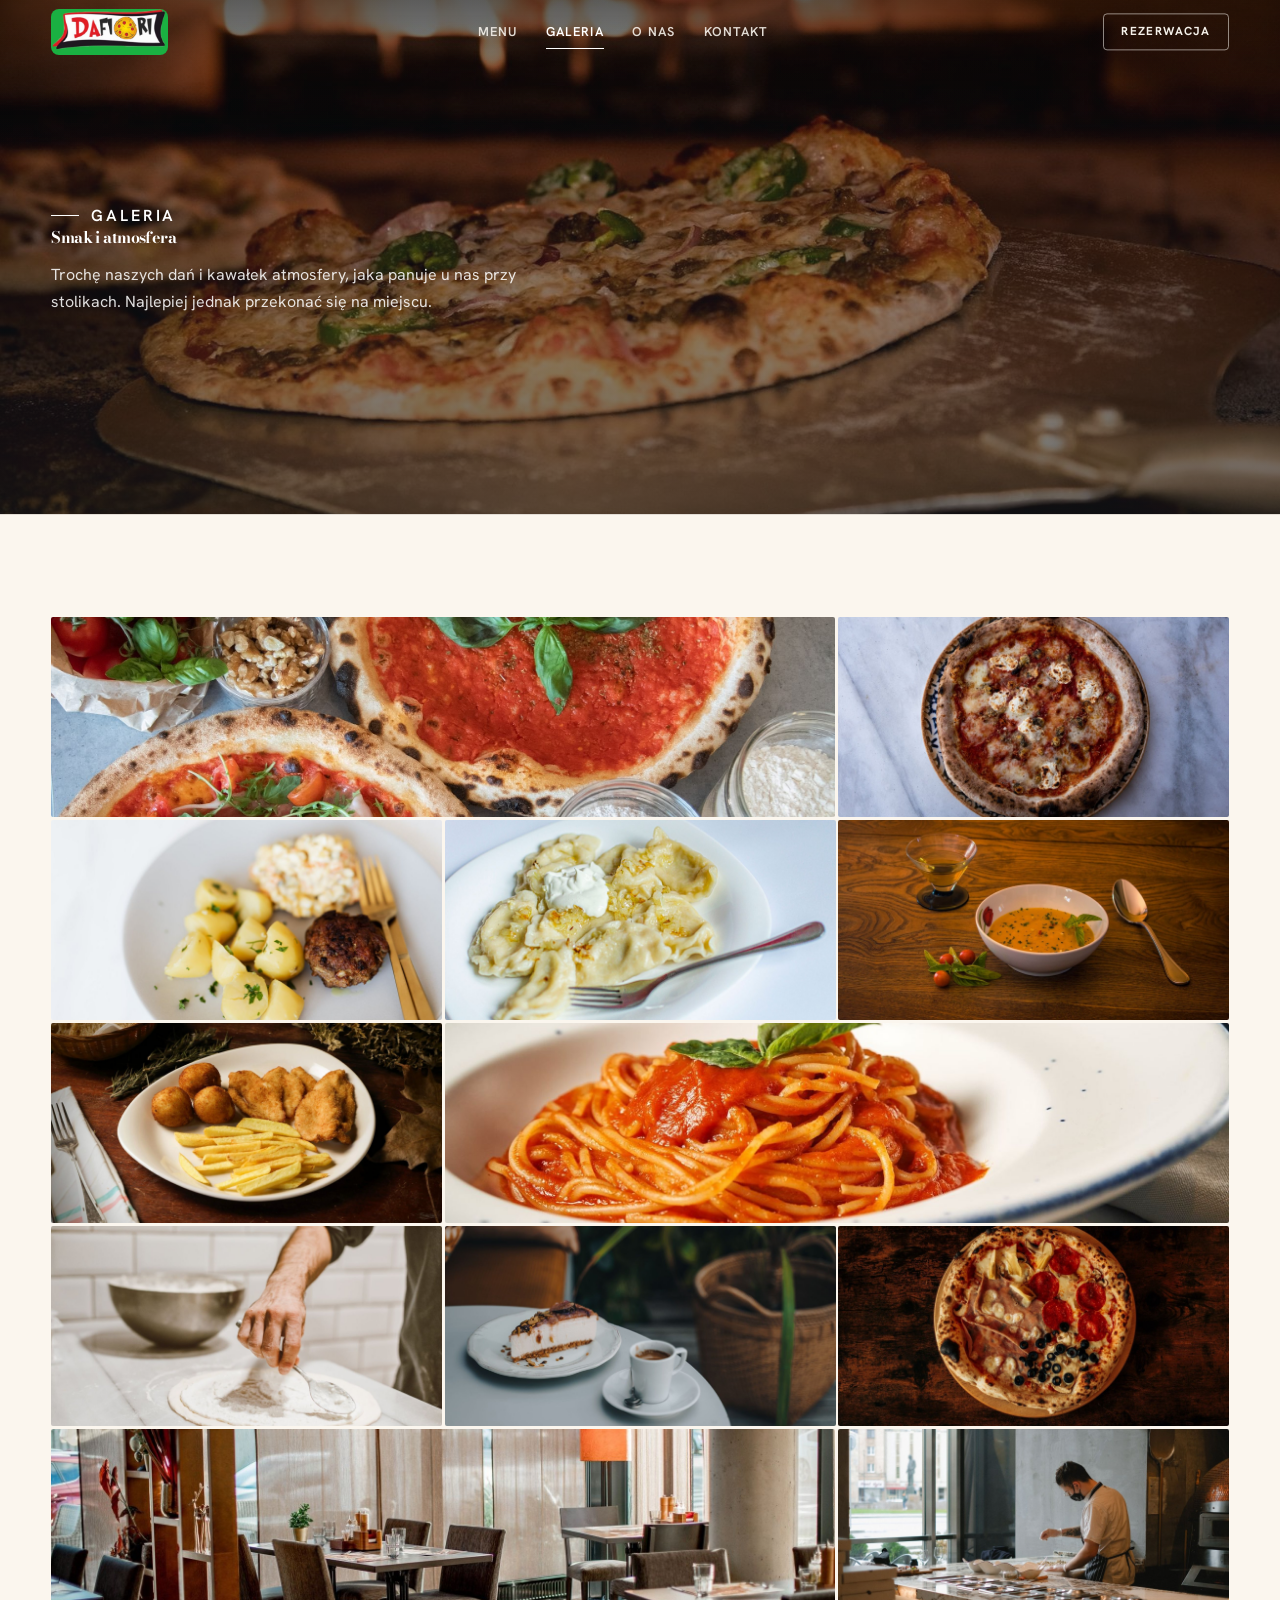
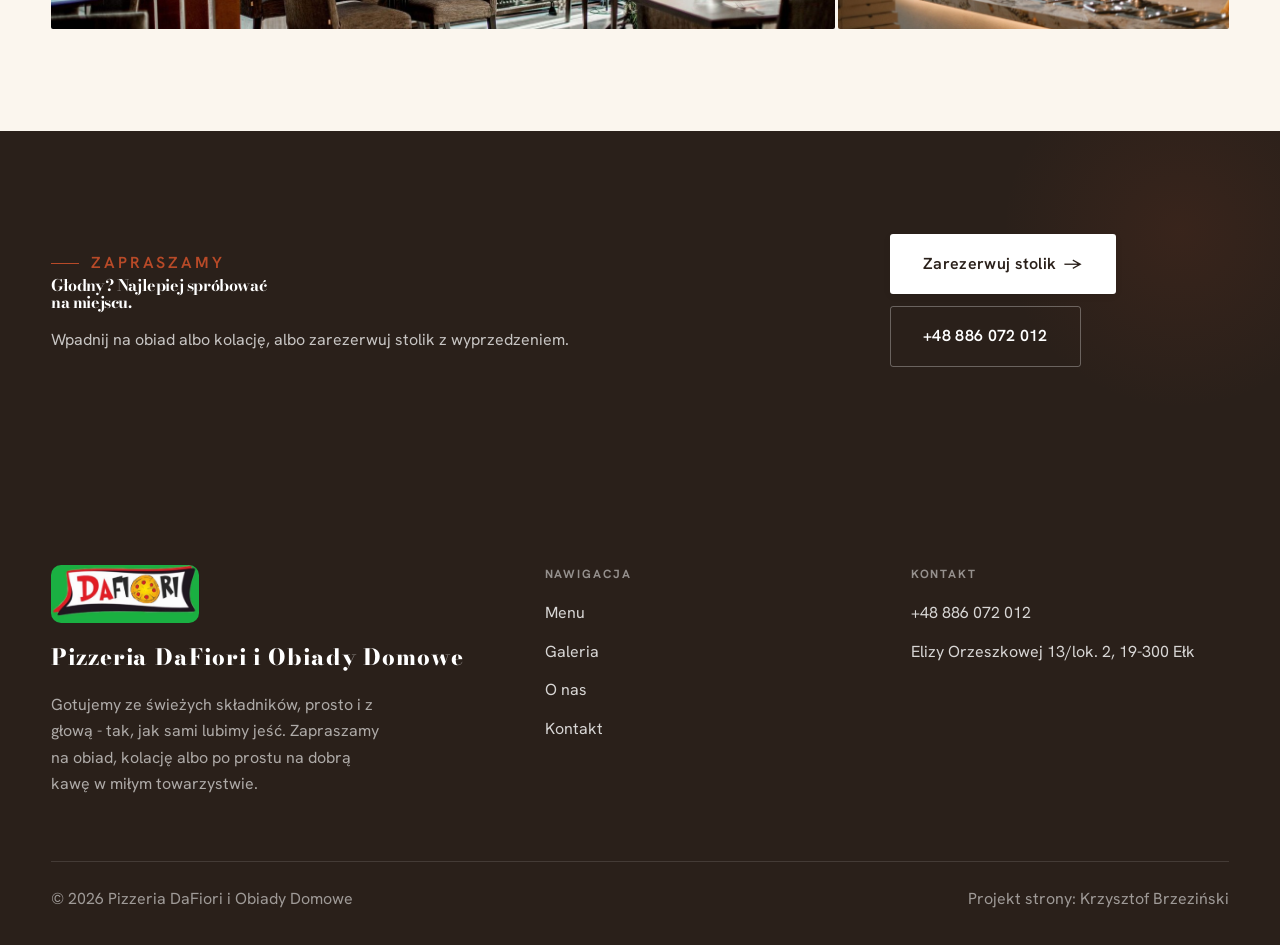
<file: realizacje.html>
<!DOCTYPE html>
<html lang="pl">
<head>
<meta charset="UTF-8">
<meta name="viewport" content="width=device-width, initial-scale=1.0">
<title>Galeria - Pizzeria DaFiori i Obiady Domowe</title>
<meta name="description" content="Galeria Pizzerii DaFiori i Obiady Domowe w Ełku: pizza z pieca, obiady domowe, pierogi, kawa i deser.">
<link rel="preconnect" href="https://fonts.googleapis.com">
<link rel="preconnect" href="https://fonts.gstatic.com" crossorigin>
<link href="https://fonts.googleapis.com/css2?family=Bodoni+Moda:wght@500;600;700&family=Hanken+Grotesk:wght@400;500;600&display=swap" rel="stylesheet">
<link rel="stylesheet" href="assets/styles.css">
</head>
<body>

<header class="nav">
  <div class="wrap nav-inner">
    <a class="brand" href="index.html"><img class="brand-logo" src="img/logo.png" alt="Pizzeria DaFiori i Obiady Domowe - Ełk"></a>
    <nav class="nav-links">
      <a href="oferta.html">Menu</a>
      <a href="realizacje.html" class="active">Galeria</a>
      <a href="o-nas.html">O nas</a>
      <a href="kontakt.html">Kontakt</a>
      <a href="kontakt.html" class="btn btn-accent">Rezerwacja</a>
    </nav>
    <button class="nav-toggle" aria-label="Menu"><span></span><span></span><span></span></button>
  </div>
</header>

<section class="pagehead">
  <img src="img/g7.jpg" alt="Pizzeria DaFiori i Obiady Domowe - Smak i atmosfera">
  <div class="wrap">
    <span class="eyebrow">Galeria</span>
    <h1>Smak i atmosfera</h1>
    <p>Trochę naszych dań i kawałek atmosfery, jaka panuje u nas przy stolikach. Najlepiej jednak przekonać się na miejscu.</p>
  </div>
</section>
<section>
  <div class="wrap">
    <div class="gallery">
      <div class="tile t-two3 reveal"><img src="img/hero.jpg" alt="Włoska klasyka - pizza z pieca" loading="lazy"><div class="cap">Włoska klasyka</div></div>
      <div class="tile t-third reveal"><img src="img/g1.jpg" alt="Pizza z pieca" loading="lazy"><div class="cap">Pizza z pieca</div></div>
      <div class="tile t-third reveal"><img src="img/g2.jpg" alt="Obiad domowy - kotlet z ziemniakami" loading="lazy"><div class="cap">Obiad domowy</div></div>
      <div class="tile t-third reveal"><img src="img/g3.jpg" alt="Pierogi" loading="lazy"><div class="cap">Pierogi</div></div>
      <div class="tile t-third reveal"><img src="img/g4.jpg" alt="Domowa zupa" loading="lazy"><div class="cap">Domowa zupa</div></div>
      <div class="tile t-third reveal"><img src="img/g5.jpg" alt="Kotlet z frytkami" loading="lazy"><div class="cap">Kotlet z frytkami</div></div>
      <div class="tile t-two3 reveal"><img src="img/g8.jpg" alt="Makaron z sosem" loading="lazy"><div class="cap">Makaron z sosem</div></div>
      <div class="tile t-third reveal"><img src="img/g9.jpg" alt="Pizza robiona u nas na miejscu" loading="lazy"><div class="cap">Robione u nas</div></div>
      <div class="tile t-third reveal"><img src="img/g10.jpg" alt="Kawa i deser" loading="lazy"><div class="cap">Kawa i deser</div></div>
      <div class="tile t-third reveal"><img src="img/g11.jpg" alt="Pizza dnia" loading="lazy"><div class="cap">Pizza dnia</div></div>
      <div class="tile t-two3 reveal"><img src="img/g13.jpg" alt="Nasza sala - Pizzeria DaFiori" loading="lazy"><div class="cap">Nasza sala</div></div>
      <div class="tile t-third reveal"><img src="img/about.jpg" alt="Przy piecu" loading="lazy"><div class="cap">Przy piecu</div></div>
    </div>
  </div>
</section>
<section class="cta">
  <div class="wrap">
    <div class="reveal">
      <span class="eyebrow">Zapraszamy</span>
      <h2>Głodny? Najlepiej spróbować na miejscu.</h2>
      <p>Wpadnij na obiad albo kolację, albo zarezerwuj stolik z wyprzedzeniem.</p>
    </div>
    <div class="cta-actions reveal">
      <a href="kontakt.html" class="btn btn-light">Zarezerwuj stolik <span class="arr">→</span></a>
      <a href="tel:+48886072012" class="btn btn-ghost" style="color:#fff;border-color:rgba(255,255,255,.3)">+48 886 072 012</a>
    </div>
  </div>
</section>

<footer>
  <div class="wrap">
    <div class="foot-grid">
      <div class="foot-brand">
        <img class="foot-logo" src="img/logo.png" alt="Pizzeria DaFiori i Obiady Domowe">
        <div class="name">Pizzeria DaFiori i Obiady Domowe</div>
        <p>Gotujemy ze świeżych składników, prosto i z głową - tak, jak sami lubimy jeść. Zapraszamy na obiad, kolację albo po prostu na dobrą kawę w miłym towarzystwie.</p>
      </div>
      <div class="foot-col">
        <h4>Nawigacja</h4>
        <a href="oferta.html">Menu</a>
        <a href="realizacje.html">Galeria</a>
        <a href="o-nas.html">O nas</a>
        <a href="kontakt.html">Kontakt</a>
      </div>
      <div class="foot-col">
        <h4>Kontakt</h4>
        <a href="tel:+48886072012">+48 886 072 012</a>
        <p>Elizy Orzeszkowej 13/lok. 2, 19-300 Ełk</p>
      </div>
    </div>
    <div class="foot-bot">
      <span>© 2026 Pizzeria DaFiori i Obiady Domowe</span>
      <span>Projekt strony: Krzysztof Brzeziński</span>
    </div>
  </div>
</footer>
<div class="sticky-reserve"><a class="sr-book" href="kontakt.html">Zarezerwuj stolik</a><a class="sr-call" href="tel:+48886072012" aria-label="Zadzwoń"><svg class="ico-tel" width="16" height="16" viewBox="0 0 24 24" fill="none" aria-hidden="true"><path d="M6.6 10.8a15.5 15.5 0 0 0 6.6 6.6l2.2-2.2a1 1 0 0 1 1-.24 11.4 11.4 0 0 0 3.6.58 1 1 0 0 1 1 1V20a1 1 0 0 1-1 1A17 17 0 0 1 3 4a1 1 0 0 1 1-1h3.5a1 1 0 0 1 1 1c0 1.25.2 2.46.58 3.6a1 1 0 0 1-.25 1l-2.23 2.2Z" fill="currentColor"/></svg></a></div>

<script src="assets/main.js"></script>
</body>
</html>
</file>
<file: assets/styles.css>
/* ============================================================
   STOLBASZ — premium, architektoniczny B2B fit-out
   Jasna paleta, zero brązu. System wg premium-web-craft.
   Projekt strony: Krzysztof Brzeziński
   ============================================================ */

:root{
  /* PALETA — jasna, architektoniczna, chłodna */
  --paper:#FBF6EE;          /* główne tło */
  --paper-2:#F0E5D6;        /* sekcje alternatywne (chłodny jasny szary) */
  --paper-3:#F0E5D6;        /* delikatne wypełnienia */
  --ink:#2A201A;            /* tekst główny — chłodny grafit */
  --ink-soft:#4A3B2F;       /* nagłówki drugorzędne */
  --muted:#8C8175;          /* tekst poboczny */
  --line:rgba(42,32,26,.12);/* hairline */
  --accent:#B84A28;         /* stonowany petrol-slate — jedyny akcent */
  --accent-d:#97381C;
  --accent-soft:rgba(184,74,40,.10);
  --dark:#2A201A;           /* sekcje ciemne (stopka/CTA) */

  /* ODSTĘPY — skala 4/8 */
  --space-1:4px; --space-2:8px; --space-3:12px; --space-4:16px; --space-5:24px;
  --space-6:32px; --space-7:48px; --space-8:64px; --space-9:96px; --space-10:128px;

  /* TYPOGRAFIA — fluid clamp() */
  --text-sm:clamp(.82rem,.8rem+.1vw,.9rem);
  --text-base:clamp(1rem,.97rem+.15vw,1.1rem);
  --text-lg:clamp(1.12rem,1.05rem+.3vw,1.3rem);
  --text-h3:clamp(1.2rem,1.1rem+.5vw,1.5rem);
  --text-h2:clamp(1.9rem,1.5rem+1.9vw,2.8rem);
  --text-h1:clamp(2.6rem,1.9rem+3.6vw,4.6rem);

  /* PROMIENIE — architektoniczne, raczej ostre */
  --r-sm:3px; --r-md:6px; --r-lg:10px;

  /* RUCH */
  --ease:cubic-bezier(.25,.46,.45,.94); --dur:.24s;

  /* CIENIE — miękkie, warstwowe */
  --sh-sm:0 1px 2px rgba(16,24,32,.04), 0 2px 8px rgba(16,24,32,.05);
  --sh-md:0 2px 6px rgba(16,24,32,.05), 0 12px 28px -8px rgba(16,24,32,.12);
  --sh-lg:0 6px 14px rgba(16,24,32,.07), 0 26px 56px -18px rgba(16,24,32,.22);

  --hairline:1px solid var(--line);

  --font-display:'Bodoni Moda',serif;
  --font-body:'Hanken Grotesk',sans-serif;
}

*{box-sizing:border-box;margin:0;padding:0}
html{scroll-behavior:smooth}
body{
  font-family:var(--font-body);
  font-size:var(--text-base);
  line-height:1.65;
  color:var(--ink);
  background:var(--paper);
  -webkit-font-smoothing:antialiased;
  text-rendering:optimizeLegibility;
}
img{max-width:100%;display:block}
a{color:inherit;text-decoration:none}

.wrap{width:min(92%,1180px);margin-inline:auto}
section{padding-block:clamp(52px,6.5vw,96px)}

h1,h2,h3{font-family:var(--font-display);font-weight:700;line-height:1.08;letter-spacing:-.02em;color:var(--ink)}
h1{font-size:var(--text-h1);letter-spacing:-.035em}
h2{font-size:var(--text-h2);letter-spacing:-.025em}
h3{font-size:var(--text-h3)}
p{max-width:65ch}

.eyebrow{
  font-family:var(--font-body);
  font-size:var(--text-sm);
  font-weight:600;
  letter-spacing:.18em;
  text-transform:uppercase;
  color:var(--accent);
  display:inline-flex;align-items:center;gap:var(--space-3);
}
.eyebrow::before{content:"";width:28px;height:1px;background:var(--accent);display:inline-block}

.muted{color:var(--muted)}
.lead{font-size:var(--text-lg);line-height:1.55;color:var(--ink-soft);max-width:50ch}

/* ---------- BUTTONS ---------- */
.btn{
  display:inline-flex;align-items:center;gap:var(--space-2);
  font-weight:600;font-size:var(--text-sm);letter-spacing:.02em;
  padding:var(--space-4) var(--space-6);
  border-radius:var(--r-sm);
  transition:transform var(--dur) var(--ease),box-shadow var(--dur) var(--ease),background var(--dur) var(--ease);
  cursor:pointer;border:1px solid transparent;
}
.btn-accent{background:var(--accent);color:#fff;box-shadow:var(--sh-sm)}
.btn-accent:hover{background:var(--accent-d);transform:translateY(-2px);box-shadow:var(--sh-md)}
.btn-accent:active{transform:translateY(0);box-shadow:var(--sh-sm)}
.btn-ghost{background:transparent;color:var(--ink);border-color:var(--line)}
.btn-ghost:hover{border-color:var(--accent);color:var(--accent);transform:translateY(-2px)}
.btn-light{background:#fff;color:var(--ink);box-shadow:var(--sh-sm)}
.btn-light:hover{transform:translateY(-2px);box-shadow:var(--sh-md)}
.btn .arr{transition:transform var(--dur) var(--ease)}
.btn:hover .arr{transform:translateX(4px)}

/* ---------- NAV ---------- */
.nav{
  position:sticky;top:0;z-index:50;
  background:color-mix(in srgb,var(--paper) 88%,transparent);
  backdrop-filter:saturate(140%) blur(10px);
  border-bottom:var(--hairline);
}
.nav-inner{display:flex;align-items:center;justify-content:space-between;height:72px}
.brand{display:flex;flex-direction:column;line-height:1}
.brand .name{font-family:var(--font-display);font-weight:800;font-size:1.35rem;letter-spacing:.04em}
.brand .sub{font-size:.62rem;letter-spacing:.34em;text-transform:uppercase;color:var(--muted);margin-top:5px}
.nav-links{display:flex;align-items:center;gap:var(--space-6)}
.nav-links a{font-size:var(--text-sm);font-weight:500;color:var(--ink-soft);position:relative;padding-block:4px;transition:color var(--dur) var(--ease)}
.nav-links a::after{content:"";position:absolute;left:0;bottom:0;width:0;height:1.5px;background:var(--accent);transition:width var(--dur) var(--ease)}
.nav-links a:hover,.nav-links a.active{color:var(--ink)}
.nav-links a:hover::after,.nav-links a.active::after{width:100%}
.nav-links .btn{padding:var(--space-2) var(--space-5)}
/* przyciski w nav: właściwy kolor (przebij .nav-links a) + bez podkreślenia */
.nav-links a.btn-accent{color:#fff}
.nav-links a.btn-ghost,.nav-links a.btn-light{color:var(--ink)}
.nav-links a.btn::after{display:none}
.nav-toggle{display:none;background:none;border:none;cursor:pointer;flex-direction:column;gap:5px;padding:8px}
.nav-toggle span{width:24px;height:2px;background:var(--ink);transition:var(--dur)}

/* ---------- HERO (split) ---------- */
.hero{position:relative;overflow:hidden;border-bottom:var(--hairline)}
.hero-grid{display:grid;grid-template-columns:1.05fr .95fr;gap:clamp(24px,4vw,60px);align-items:center;
  padding-block:clamp(36px,4.5vw,64px)}
.hero-copy .eyebrow{margin-bottom:var(--space-5)}
.hero-copy h1{margin-bottom:var(--space-5)}
.hero-copy .lead{margin-bottom:var(--space-7)}
.hero-actions{display:flex;flex-wrap:wrap;gap:var(--space-4)}
.hero-art{position:relative;aspect-ratio:4/3;border-radius:var(--r-lg);overflow:hidden;box-shadow:var(--sh-lg)}
.hero-art img{width:100%;height:100%;object-fit:cover}
.hero-art::after{content:"";position:absolute;inset:0;background:linear-gradient(180deg,transparent 55%,rgba(18,24,28,.28))}
.hero-badge{position:absolute;left:var(--space-5);bottom:var(--space-5);z-index:2;
  background:rgba(252,252,251,.94);backdrop-filter:blur(4px);
  border-radius:var(--r-md);padding:var(--space-4) var(--space-5);box-shadow:var(--sh-md);max-width:78%}
.hero-badge strong{display:block;font-family:var(--font-display);font-size:1rem;letter-spacing:-.01em}
.hero-badge span{font-size:var(--text-sm);color:var(--muted)}

/* ---------- HERO duży / kinowy (strona główna) ---------- */
.hero-cine{position:relative;min-height:clamp(560px,82vh,840px);min-height:clamp(560px,82svh,840px);display:flex;align-items:center;overflow:hidden;border-bottom:var(--hairline)}
.hero-cine>img{position:absolute;inset:0;width:100%;height:100%;object-fit:cover;z-index:0}
.hero-cine::after{content:"";position:absolute;inset:0;z-index:1;
  background:linear-gradient(95deg,rgba(13,18,23,.86) 0%,rgba(13,18,23,.64) 32%,rgba(13,18,23,.24) 62%,rgba(13,18,23,.04) 100%)}
.hero-cine .wrap{position:relative;z-index:2;padding-block:var(--space-8)}
.hero-cine .hero-copy{max-width:660px}
.hero-cine .eyebrow{color:#fff;margin-bottom:var(--space-5)}
.hero-cine .eyebrow::before{background:#fff}
.hero-cine h1{color:#fff;margin-bottom:var(--space-5);font-size:clamp(2.9rem,2rem+4.4vw,5.2rem)}
.hero-cine .lead{color:rgba(255,255,255,.92);max-width:48ch;margin-bottom:var(--space-7)}
.hero-cine .hero-actions{display:flex;flex-wrap:wrap;gap:var(--space-4)}
@media(max-width:680px){
  .hero-cine{min-height:clamp(520px,76vh,640px);min-height:clamp(520px,76svh,640px);align-items:flex-end}
  .hero-cine::after{background:linear-gradient(0deg,rgba(13,18,23,.9) 6%,rgba(13,18,23,.45) 55%,rgba(13,18,23,.25) 100%)}
  .hero-cine .wrap{padding-bottom:var(--space-9)}
}

/* full-bleed hero variant (podstrony) */
.pagehead{position:relative;min-height:46vh;min-height:46svh;display:flex;align-items:flex-end;overflow:hidden;border-bottom:var(--hairline)}
.pagehead img{position:absolute;inset:0;width:100%;height:100%;object-fit:cover}
.pagehead::after{content:"";position:absolute;inset:0;background:linear-gradient(180deg,rgba(18,24,28,.25),rgba(18,24,28,.62))}
.pagehead .wrap{position:relative;z-index:2;padding-block:var(--space-9);color:#fff}
.pagehead h1{color:#fff;max-width:18ch}
.pagehead .eyebrow{color:#fff}
.pagehead .eyebrow::before{background:#fff}
.pagehead p{color:rgba(255,255,255,.86);margin-top:var(--space-4);max-width:54ch}

/* ---------- STRIP (pasek skrótów / liczby) ---------- */
.strip{background:var(--dark);color:#fff}
.strip .wrap{display:grid;grid-template-columns:repeat(4,1fr);gap:var(--space-6);padding-block:var(--space-8)}
.strip .item .k{font-family:var(--font-display);font-size:clamp(1.6rem,1.2rem+1.4vw,2.4rem);font-weight:800;letter-spacing:-.02em;color:#fff}
.strip .item .v{font-size:var(--text-sm);color:rgba(255,255,255,.66);margin-top:var(--space-2);line-height:1.45}
.strip .item{border-left:2px solid var(--accent);padding-left:var(--space-5)}

/* ---------- SECTION HEAD ---------- */
.head{max-width:48rem;margin-bottom:var(--space-8)}
.head.center{margin-inline:auto;text-align:center}
.head .eyebrow{margin-bottom:var(--space-4)}
.head h2{margin-bottom:var(--space-4)}
.head p{color:var(--muted);font-size:var(--text-lg);line-height:1.55}
.head.center p{margin-inline:auto}

/* ---------- INTRO SPLIT ---------- */
.split{display:grid;grid-template-columns:.92fr 1.08fr;gap:clamp(28px,5vw,80px);align-items:center}
.split.rev{grid-template-columns:1.08fr .92fr}
.split.rev .split-art{order:-1}
.split-art{position:relative;aspect-ratio:5/4;border-radius:var(--r-lg);overflow:hidden;box-shadow:var(--sh-lg)}
.split-art img{width:100%;height:100%;object-fit:cover}
.split-copy h2{margin-bottom:var(--space-5)}
.split-copy p+p{margin-top:var(--space-4)}
.split-copy .btn{margin-top:var(--space-6)}

/* ---------- SERVICES (zakres) ---------- */
.svc-grid{display:grid;grid-template-columns:repeat(auto-fit,minmax(280px,1fr));gap:var(--space-5)}
.svc{background:#fff;border:var(--hairline);border-radius:var(--r-md);padding:var(--space-7) var(--space-6);
  transition:transform var(--dur) var(--ease),box-shadow var(--dur) var(--ease),border-color var(--dur) var(--ease);
  position:relative;overflow:hidden}
.svc::before{content:"";position:absolute;left:0;top:0;width:3px;height:0;background:var(--accent);transition:height var(--dur) var(--ease)}
.svc:hover{transform:translateY(-4px);box-shadow:var(--sh-md);border-color:transparent}
.svc:hover::before{height:100%}
.svc .ic{font-family:var(--font-display);font-size:.8rem;font-weight:700;letter-spacing:.12em;color:var(--accent);margin-bottom:var(--space-4)}
.svc h3{margin-bottom:var(--space-3);font-size:1.22rem}
.svc p{color:var(--muted);font-size:var(--text-base);line-height:1.6}

/* big detailed service rows */
.svc-row{display:grid;grid-template-columns:.8fr 1.2fr;gap:clamp(20px,4vw,60px);align-items:center;padding-block:var(--space-8)}
.svc-row+.svc-row{border-top:var(--hairline)}
.svc-row.rev{grid-template-columns:1.2fr .8fr}
.svc-row.rev .svc-row-art{order:-1}
.svc-row-art{aspect-ratio:4/3;border-radius:var(--r-md);overflow:hidden;box-shadow:var(--sh-md)}
.svc-row-art img{width:100%;height:100%;object-fit:cover}
.svc-row h3{font-size:1.5rem;margin-bottom:var(--space-4)}
.svc-row .num{font-family:var(--font-display);font-size:.85rem;font-weight:700;letter-spacing:.14em;color:var(--accent);display:block;margin-bottom:var(--space-3)}
.svc-row ul{list-style:none;margin-top:var(--space-4);display:flex;flex-direction:column;gap:var(--space-2)}
.svc-row li{position:relative;padding-left:var(--space-5);color:var(--muted);font-size:var(--text-base)}
.svc-row li::before{content:"";position:absolute;left:0;top:.62em;width:8px;height:1px;background:var(--accent)}

/* ---------- GALLERY (realizacje) ---------- */
.gallery{display:grid;grid-template-columns:repeat(12,1fr);gap:var(--space-4);grid-auto-rows:200px}
/* GALERIA MASONRY — pionowe zdjęcia (portrety beauty/wellness) bez przycinania: kolumny, height auto */
.gallery-masonry{column-count:3;column-gap:var(--space-4)}
@media(max-width:900px){.gallery-masonry{column-count:2}}
@media(max-width:560px){.gallery-masonry{column-count:1}}
.gallery-masonry .m-tile{break-inside:avoid;margin:0 0 var(--space-4);padding:0;position:relative;overflow:hidden;border-radius:var(--r-md);border:1px solid var(--line)}
.gallery-masonry .m-tile img{width:100%;height:auto;display:block}
.gallery-masonry .m-tile .cap{position:absolute;left:0;right:0;bottom:0;padding:var(--space-4);color:#fff;background:linear-gradient(0deg,rgba(0,0,0,.55),transparent);font-size:var(--text-sm)}
.tile{position:relative;overflow:hidden;border-radius:var(--r-md);box-shadow:var(--sh-sm);
  transition:transform var(--dur) var(--ease),box-shadow var(--dur) var(--ease)}
.tile img{width:100%;height:100%;object-fit:cover;transition:transform .6s var(--ease)}
.tile:hover{box-shadow:var(--sh-md)}
.tile:hover img{transform:scale(1.05)}
.tile .cap{position:absolute;left:0;right:0;bottom:0;padding:var(--space-5) var(--space-4) var(--space-4);
  background:linear-gradient(transparent,rgba(18,24,28,.78));color:#fff;
  font-size:var(--text-sm);font-weight:600;letter-spacing:.01em;
  opacity:0;transform:translateY(8px);transition:var(--dur) var(--ease)}
.tile:hover .cap{opacity:1;transform:translateY(0)}
.tile .cap small{display:block;font-weight:400;opacity:.78;letter-spacing:.04em;text-transform:uppercase;font-size:.66rem;margin-top:3px}
/* bento spans */
.t-wide{grid-column:span 6}
.t-tall{grid-column:span 6;grid-row:span 2}
.t-std{grid-column:span 6}
.t-third{grid-column:span 4}
.t-two3{grid-column:span 8}

/* ---------- TRUST / WIARYGODNOŚĆ ---------- */
.trust{background:var(--paper-2)}
.trust-grid{display:grid;grid-template-columns:repeat(auto-fit,minmax(240px,1fr));gap:var(--space-5);margin-top:var(--space-7)}
.trust-card{background:#fff;border-radius:var(--r-md);padding:var(--space-7) var(--space-6);box-shadow:var(--sh-sm);border-top:3px solid var(--accent)}
.trust-card .big{font-family:var(--font-display);font-size:clamp(1.8rem,1.3rem+1.6vw,2.6rem);font-weight:800;letter-spacing:-.02em;color:var(--ink);line-height:1}
.trust-card h3{font-size:1.12rem;margin:var(--space-3) 0 var(--space-2)}
.trust-card p{color:var(--muted);font-size:var(--text-base);line-height:1.55}

/* ---------- CTA band ---------- */
.cta{background:var(--dark);color:#fff;position:relative;overflow:hidden}
.cta .wrap{display:grid;grid-template-columns:1.4fr .6fr;gap:var(--space-7);align-items:center;position:relative;z-index:2}
.cta h2{color:#fff;max-width:20ch}
.cta p{color:rgba(255,255,255,.74);margin-top:var(--space-4)}
.cta-actions{display:flex;flex-direction:column;gap:var(--space-3);align-items:flex-start}
.cta::before{content:"";position:absolute;right:-80px;top:-80px;width:360px;height:360px;border-radius:50%;
  background:radial-gradient(circle,var(--accent-soft),transparent 70%)}

/* ---------- CONTACT ---------- */
.contact-grid{display:grid;grid-template-columns:.85fr 1.15fr;gap:clamp(28px,4vw,56px);align-items:start}
.info-list{display:flex;flex-direction:column;gap:var(--space-2)}
.info-row{display:flex;gap:var(--space-4);align-items:flex-start;padding-block:var(--space-4);border-bottom:var(--hairline)}
.info-row .ic{flex:none;width:42px;height:42px;display:grid;place-items:center;border-radius:50%;
  background:var(--accent-soft);color:var(--accent);font-size:1.05rem}
.info-row .lbl{font-size:.72rem;letter-spacing:.14em;text-transform:uppercase;color:var(--muted)}
.info-row .val{font-weight:600;font-size:var(--text-base);margin-top:2px}
.info-row a.val:hover{color:var(--accent)}
.map{border:none;border-radius:var(--r-lg);box-shadow:var(--sh-md);width:100%;height:100%;min-height:380px;filter:grayscale(.2) contrast(1.02)}
.form{background:#fff;border:var(--hairline);border-radius:var(--r-lg);padding:clamp(24px,3vw,40px);box-shadow:var(--sh-sm)}
.form .fld{margin-bottom:var(--space-5)}
.form label{display:block;font-size:var(--text-sm);font-weight:600;margin-bottom:var(--space-2)}
.form input,.form textarea{width:100%;font-family:inherit;font-size:var(--text-base);color:var(--ink);
  padding:var(--space-4);border:var(--hairline);border-radius:var(--r-sm);background:var(--paper);transition:border-color var(--dur)}
.form input:focus,.form textarea:focus{outline:none;border-color:var(--accent);background:#fff}
.form textarea{resize:vertical;min-height:120px}
.form .note{font-size:var(--text-sm);color:var(--muted);margin-top:var(--space-3)}

/* ---------- FOOTER ---------- */
footer{background:var(--dark);color:#fff;padding-block:var(--space-9) var(--space-6)}
.foot-grid{display:grid;grid-template-columns:1.4fr 1fr 1fr;gap:var(--space-7);margin-bottom:var(--space-8)}
.foot-brand .name{font-family:var(--font-display);font-weight:800;font-size:1.4rem;letter-spacing:.04em}
.foot-brand p{color:rgba(255,255,255,.62);margin-top:var(--space-4);font-size:var(--text-base);max-width:38ch}
.foot-col h4{font-size:.74rem;letter-spacing:.16em;text-transform:uppercase;color:rgba(255,255,255,.5);margin-bottom:var(--space-4)}
.foot-col a,.foot-col p{display:block;color:rgba(255,255,255,.82);font-size:var(--text-base);margin-bottom:var(--space-3)}
.foot-col a:hover{color:#fff}
.foot-bot{border-top:1px solid rgba(255,255,255,.12);padding-top:var(--space-5);display:flex;justify-content:space-between;flex-wrap:wrap;gap:var(--space-3);
  font-size:var(--text-sm);color:rgba(255,255,255,.55)}
.foot-bot a:hover{color:#fff}

/* ---------- REVEAL ---------- */
.reveal{opacity:0;transform:translateY(22px);transition:opacity .6s var(--ease),transform .6s var(--ease)}
.reveal.in{opacity:1;transform:none}

/* ---------- RESPONSIVE ---------- */
@media(max-width:920px){
  .hero-grid,.split,.split.rev,.svc-row,.svc-row.rev,.cta .wrap,.contact-grid,.foot-grid{grid-template-columns:1fr}
  .split.rev .split-art,.svc-row.rev .svc-row-art{order:0}
  .hero-art{aspect-ratio:16/10;max-height:420px}
  .strip .wrap{grid-template-columns:repeat(2,1fr);gap:var(--space-7)}
  .gallery{grid-auto-rows:180px}
  .t-wide,.t-tall,.t-std,.t-third,.t-two3{grid-column:span 6}
  .t-tall{grid-row:span 1}
  .cta-actions{flex-direction:row;flex-wrap:wrap}
  .foot-grid{gap:var(--space-6)}
}
@media(max-width:680px){
  .nav-links{position:fixed;inset:72px 0 auto 0;background:var(--paper);flex-direction:column;align-items:stretch;
    gap:0;padding:var(--space-4) 6%;border-bottom:var(--hairline);box-shadow:var(--sh-md);
    transform:translateY(-120%);transition:transform var(--dur) var(--ease)}
  .nav-links.open{transform:translateY(0)}
  .nav-links a{padding-block:var(--space-4);border-bottom:var(--hairline)}
  .nav-links .btn{margin-top:var(--space-3);justify-content:center}
  .nav-toggle{display:flex}
  .strip .wrap{grid-template-columns:1fr}
  .gallery{grid-template-columns:repeat(6,1fr)}
  .foot-grid{grid-template-columns:1fr}
}
@media(prefers-reduced-motion:reduce){
  *{animation-duration:.01ms!important;transition:none!important}
  .reveal{opacity:1!important;transform:none!important}
  html{scroll-behavior:auto}
}

/* ============================================================
   PREMIUM LAYER — destylat deep-researchu branż (anty-AI, spokój).
   Zmienne STOLBASZ (--accent/--ink/--paper/--line/--dark). Ruch ledwo
   zauważalny, krzywa cubic-bezier(.16,.84,.44,1); prefers-reduced-motion
   pokryte blanketem wyżej. Karty hairline zamiast cieni = #1 sygnał „nie-AI".
   ============================================================ */

/* więcej oddechu między sekcjami (liderzy: 110-130px) */
section{padding-block:clamp(64px,8vw,128px)}

/* 1) Aksamitny reveal — dłuższa, miękka krzywa zamiast „skoku" */
.reveal{transition:opacity .9s cubic-bezier(.16,.84,.44,1),transform .9s cubic-bezier(.16,.84,.44,1);will-change:opacity,transform}
/* stagger TYLKO w galerii (tam pozycja = porządek dzieci) */
.gallery .reveal:nth-child(2){transition-delay:.07s}
.gallery .reveal:nth-child(3){transition-delay:.14s}
.gallery .reveal:nth-child(4){transition-delay:.21s}
.gallery .reveal:nth-child(5){transition-delay:.28s}
.gallery .reveal:nth-child(6){transition-delay:.35s}

/* 2) Hero STATYCZNY na .hero-cine — Ken Burns CAŁKIEM WYŁĄCZONY 26.06 (3. zgłoszenie Szymona).
   GENEZA: animowanie scale na <img> hero z teksturami (cegły/framugi) re-samplinguje obraz
   klatka po klatce → na części ekranów drobne drganie/shimmer = „heroshot się trzęsie".
   translateY usunięto wcześniej, scale-only + will-change/GPU NIE wystarczyły do GWARANCJI gładkości.
   Krzysztof zażądał pewności („make sure, że błąd się nie pojawi") > efekt. Zero animacji = 0% drgania.
   Delikatny zoom zostaje TYLKO w pełnoekranowych hero gastro/studio (hg-bg/hs-bg — tło, inny
   mechanizm, chwalone, nigdy nie zgłaszane). NIE wracać do KB na .hero-cine bez realnego testu
   na sprzęcie klienta — to ryzyko regresji „trzęsienia”. */
/* BEZPIECZNY "wow" na hero = jednorazowy FADE-IN (opacity), nie zoom.
   opacity nie dotyka bitmapy → gładkie na KAŻDYM zdjęciu/ekranie/GPU, zero ryzyka migotania.
   Geometryczny ruch (scale/translate) na .hero-cine jest ZAKAZANY (bramka pilnuje). */
@keyframes heroFade{from{opacity:0}to{opacity:1}}
.hero-cine>img{transform:none;animation:heroFade 1.1s ease-out both}

/* 3) Akcentowy hairline pod nagłówkiem sekcji, który „rysuje się" przy wejściu */
.head h2{position:relative;padding-bottom:18px}
.head h2::after{content:"";position:absolute;left:0;bottom:0;height:1px;width:0;background:var(--accent);transition:width 1s cubic-bezier(.16,.84,.44,1) .15s}
.head.center h2::after{left:50%;transform:translateX(-50%)}
.head.reveal.in h2::after,.head.center.reveal.in h2::after{width:54px}

/* 4) Karty HAIRLINE zamiast cieni/zaokrągleń (najmocniejszy anty-AI detal) */
.svc{background:transparent;border:1px solid var(--line);border-radius:var(--r-sm);box-shadow:none}
.svc:hover{box-shadow:none;border-color:var(--accent);transform:translateY(-3px)}
.trust-card{background:transparent;box-shadow:none;border:1px solid var(--line);border-top:2px solid var(--accent);border-radius:var(--r-sm)}
.tile{box-shadow:none;border-radius:var(--r-sm)}
.tile:hover{box-shadow:none}

/* 5) Sticky-nav kondensuje się po przewinięciu (sygnał dopracowania) */
.nav{transition:box-shadow .4s ease,background .4s ease}
.nav.is-stuck{box-shadow:0 1px 0 var(--line),0 14px 30px -24px rgba(0,0,0,.45)}
.nav-inner{transition:height .35s var(--ease)}
.nav.is-stuck .nav-inner{height:60px}

/* 6) MANIFESTO — pełnoekranowy cytat-bohater (zastępuje generyczne „Dlaczego my") */
.manifesto{background:var(--paper-2);text-align:center}
.manifesto .wrap{max-width:60rem}
.manifesto p{font-family:var(--font-display);font-style:italic;font-size:clamp(1.6rem,1rem+2.4vw,2.8rem);line-height:1.32;color:var(--ink-soft);margin-inline:auto;max-width:26ch;position:relative;padding-top:var(--space-8)}
.manifesto p::before{content:"";position:absolute;top:0;left:50%;transform:translateX(-50%);width:54px;height:1px;background:var(--accent)}
.manifesto p span{color:var(--accent);font-style:italic}

/* 7) GATEWAYS — 3 duże bramy-zdjęcia (zamiast paska menu usług) */
.gateways{display:grid;grid-template-columns:repeat(3,1fr);gap:var(--space-4)}
.gateway{position:relative;aspect-ratio:3/4;overflow:hidden;border-radius:var(--r-sm);display:block}
.gateway img{width:100%;height:100%;object-fit:cover;transition:transform .8s var(--ease),filter .5s var(--ease)}
.gateway::after{content:"";position:absolute;inset:0;background:linear-gradient(180deg,transparent 38%,rgba(18,24,28,.74))}
.gateway:hover img{transform:scale(1.05);filter:brightness(1.05)}
.gateway .g-ttl{position:absolute;left:0;right:0;bottom:0;z-index:2;padding:var(--space-6) var(--space-5);color:#fff;font-family:var(--font-display);font-size:1.45rem;letter-spacing:-.01em;line-height:1.15}
.gateway .g-ttl small{display:block;font-family:var(--font-body);font-size:var(--text-sm);font-weight:400;opacity:.82;letter-spacing:.03em;margin-top:5px}
@media(max-width:760px){.gateways{grid-template-columns:1fr}.gateway{aspect-ratio:16/10}}

/* 8) LOGO klienta w nagłówku (gdy podane --logo) */
.brand-logo{height:40px;width:auto;max-width:220px;object-fit:contain;display:block}
.nav.is-stuck .brand-logo{height:34px}
@media(max-width:680px){.brand-logo{height:32px}}

/* === rodzina: gastro === */
/* ============================================================
   RODZINA: GASTRO (restauracja / kawiarnia / bar / pizzeria)
   Doklejane NA WIERZCH base.css. Dziedziczy paletę/fonty skórki gastro (Bodoni Moda + terakota).
   Filozofia: APETYT + REZERWACJA STOLIKA (nie zaufanie/wycena jak u fachowca).
   Menu = kategorie BEZ zmyślonych dań/cen (uczciwość); godziny tylko z reconu.
   ============================================================ */

/* --- Galeria atmosfery: gutterless, ostre rogi (food/wnętrze, nie "dokumentacja") --- */
.gallery{gap:3px}
.tile{border-radius:2px;box-shadow:none}
.tile:hover{box-shadow:none}

/* --- MENU: kategorie (nazwa serif + opis, hairline) - BEZ wymyslonych dań i cen --- */
.menu-sec{background:var(--paper-2)}
.menu-cats{display:grid;grid-template-columns:repeat(2,1fr);gap:var(--space-7) var(--space-8);max-width:62rem;margin:0 auto}
.menu-cat{border-top:1px solid var(--accent);padding-top:var(--space-4)}
.menu-cat h3{font-family:var(--font-display);font-size:1.35rem;letter-spacing:.02em;margin-bottom:var(--space-3)}
.menu-cat p{color:var(--muted);font-size:var(--text-base);line-height:1.6}
.menu-note{text-align:center;color:var(--muted);font-size:var(--text-sm);margin-top:var(--space-8);max-width:50ch;margin-inline:auto}
@media(max-width:760px){.menu-cats{grid-template-columns:1fr;gap:var(--space-6)}}

/* --- KARTA GODZIN (renderowana tylko z realnych danych) --- */
.godz{max-width:30rem}
.godz-row{display:flex;justify-content:space-between;gap:var(--space-5);border-bottom:1px solid var(--line);padding-block:var(--space-3)}
.godz-row b{font-weight:600;color:var(--ink)}
.godz-row span{color:var(--muted)}

/* --- STICKY-RESERVE: dolny pasek mobile (gastro-odpowiednik sticky-call) --- */
.sticky-reserve{display:none}
@media(max-width:820px){
  .sticky-reserve{display:grid;grid-template-columns:1fr auto;gap:1px;position:fixed;left:0;right:0;bottom:0;z-index:90;
    background:var(--line);box-shadow:0 -6px 20px -10px rgba(0,0,0,.4)}
  .sticky-reserve a{padding:15px 8px;text-align:center;font-weight:700;font-size:.95rem;letter-spacing:.01em}
  .sr-book{background:var(--accent);color:#fff}
  .sr-call{background:var(--paper);color:var(--ink);padding-inline:22px}
  body{padding-bottom:56px}
}

/* ============================================================
   FAZA 3 - OSOBNY UKŁAD GASTRO (wzór: topowe restauracje - Noma/Disfrutar/Septime/Alchemist; research wf_c20bffea).
   Hero MINIMALNY: samo pełnoekranowe zdjęcie + 1 krótka linijka w DOLNYM-LEWYM rogu. Reszta = oddech.
   Nazwa pada RAZ - jako logo w navie, NIGDY dublowana wielkim tytułem (to #1 tell taniej strony).
   Nav: logo z LEWEJ (split), przezroczysty nad zdjęciem, lity po scrollu. CTA "Rezerwacja" = obrys w navie, nie guzik na środku.
   ============================================================ */
.hero-gastro{position:relative;height:100vh;height:100svh;min-height:560px;display:flex;align-items:flex-end;overflow:hidden;isolation:isolate}
.hero-gastro .hg-bg{position:absolute;inset:0;width:100%;height:100%;object-fit:cover;z-index:-2;animation:hgKen 28s ease-out infinite alternate}
@keyframes hgKen{from{transform:scale(1.05)}to{transform:scale(1.13)}}
/* overlay: ciemny TYLKO u dołu (pod linijkę), góra/środek zdjęcia oddychają */
.hero-gastro .hg-veil{position:absolute;inset:0;z-index:-1;
  background:linear-gradient(180deg,rgba(8,6,4,0) 0%,rgba(8,6,4,0) 52%,rgba(8,6,4,.68) 100%)}
.hg-tagline{position:relative;z-index:2;margin:0 0 clamp(2.6rem,7vh,5rem) clamp(1.4rem,5vw,4rem);
  font-family:var(--font-display);font-style:normal;font-weight:600;
  font-size:clamp(2.1rem,5.2vw,4rem);line-height:1.08;letter-spacing:.005em;
  color:#f5f1ea;max-width:24ch;text-shadow:0 2px 18px rgba(0,0,0,.5)}
.hg-since{font-family:var(--font-display);font-weight:500;font-size:.62em;letter-spacing:.01em;
  color:rgba(245,241,234,.86);white-space:nowrap}
@media(max-width:640px){.hg-tagline{font-size:clamp(2rem,8vw,2.6rem);margin-bottom:clamp(2rem,9vh,3.4rem)}}

/* ============================================================
   NAWIGACJA GASTRO - styl NOBU (research wf_d6d990de + wf_a8c0864c, żywy kod noburestaurants.com).
   3 strefy, STAŁA wysokość 64px (jak Nobu). JEDEN kontroler gastro.js steruje stanami kierunkowo:
   .nav-hidden (chowanie w dół) + .nav-solid (lity krem przy scrollu w górę). Histereza = brak migania.
   is-stuck (base.js, twardy próg 24px) NEUTRALIZOWANE wizualnie - inaczej base walczyło z gastro i krem migał przy górze.
   ============================================================ */
.nav{position:fixed;left:0;right:0;background:transparent;backdrop-filter:none;border-bottom:1px solid transparent;z-index:100;
  transition:transform .35s var(--ease),background .35s ease,box-shadow .35s ease}
.nav.nav-hidden{transform:translateY(-100%)}
/* NEUTRALIZACJA base is-stuck dla gastro (gastro.js używa nav-solid; base.js dalej rusza is-stuck, ale bez efektu wizualnego) */
.nav.is-stuck{background:transparent;box-shadow:none;border-bottom-color:transparent}
.nav.is-stuck .nav-inner{height:64px}
/* SCRIM: ciemny gradient pod navem -> biały tekst czytelny nad zdjęciem; znika gdy nav lity */
.nav::after{content:"";position:absolute;left:0;right:0;top:0;height:150px;z-index:-1;pointer-events:none;
  transition:opacity .35s ease;background:linear-gradient(180deg,rgba(8,6,4,.55) 0%,rgba(8,6,4,0) 100%)}
.nav.nav-solid::after{opacity:0}
/* WORDMARK: nazwa Bodoni wersaliki + miasto obok (kreska akcentu) */
.nav .brand{flex-direction:row;align-items:baseline;gap:.6rem;line-height:1}
.nav .brand .name{color:#f5f1ea;font-family:var(--font-display);font-weight:600;font-size:1.5rem;text-transform:uppercase;letter-spacing:.14em}
.nav .brand .sub{margin-top:0;padding-left:.65rem;border-left:1px solid currentColor;
  font-size:.66rem;font-weight:600;letter-spacing:.22em;text-transform:uppercase;color:rgba(245,241,234,.82)}
/* LINKI: sans wersaliki, cienki animowany underline */
.nav .nav-links a{color:rgba(245,241,234,.9);font-size:.8rem;font-weight:600;text-transform:uppercase;letter-spacing:.1em;padding-block:6px}
.nav .nav-links a:hover,.nav .nav-links a.active{color:#fff}
.nav .nav-links a::after{background:#fff;height:1px}
.nav .nav-toggle span{background:#f5f1ea}
/* CTA "Rezerwacja": bazowo pełna terakota (czytelna na kremowym menu mobilnym) */
.nav .nav-links a.btn-accent{font-size:.73rem;font-weight:700;text-transform:uppercase;letter-spacing:.12em;
  padding:.5rem 1.1rem;border-radius:4px;border:1px solid var(--accent);background:var(--accent);color:#fff;box-shadow:none}
.nav .nav-links a.btn-accent:hover{transform:none;box-shadow:none}
/* STAN LITY (nav-solid - gastro.js dodaje przy scrollu w GÓRĘ): krem + ciemny tekst + terakota */
.nav.nav-solid{background:color-mix(in srgb,var(--paper) 94%,transparent);backdrop-filter:saturate(140%) blur(10px);border-bottom:var(--hairline)}
.nav.nav-solid .brand .name{color:var(--ink)}
.nav.nav-solid .brand .sub{color:var(--accent)}
.nav.nav-solid .nav-links a{color:var(--ink-soft)}
.nav.nav-solid .nav-links a:hover,.nav.nav-solid .nav-links a.active{color:var(--ink)}
.nav.nav-solid .nav-links a::after{background:var(--accent)}
.nav.nav-solid .nav-toggle span{background:var(--ink)}
/* chowany nav ZAWSZE przezroczysty (nie mignie kremem zjeżdżając w górę) */
.nav.nav-solid.nav-hidden{background:transparent;box-shadow:none;border-bottom-color:transparent}
/* ===== DESKTOP (>=681px): 3 strefy, STAŁA wysokość 64px ===== */
@media(min-width:681px){
  .nav .nav-inner{position:relative;height:64px}
  .nav .nav-links{flex:1;justify-content:center;gap:clamp(1rem,2.2vw,1.9rem);padding-right:9.5rem}
  .nav .nav-links a.btn-accent{position:absolute;right:0;top:50%;transform:translateY(-50%);margin:0}
  .nav:not(.nav-solid) .nav-links a.btn-accent{background:transparent;border-color:rgba(245,241,234,.55);color:#f5f1ea}
  .nav:not(.nav-solid) .nav-links a.btn-accent:hover{background:var(--accent);border-color:var(--accent);color:#fff;transform:translateY(-50%)}
}
/* ===== MOBILE (<=680px): dropdown na kremie - ciemny tekst, pełne CTA (fix kontrastu) ===== */
@media(max-width:680px){
  .nav .nav-links{background:var(--paper)}
  .nav .nav-links a{color:var(--ink-soft)}
  .nav .nav-links a:hover,.nav .nav-links a.active{color:var(--ink)}
  .nav .nav-links a.btn-accent{background:var(--accent);border-color:var(--accent);color:#fff}
  /* zamknięty dropdown w pełni schowany (base -120% przy krótkim menu zostawiał terakotowe CTA wystające górą) */
  .nav .nav-links:not(.open){transform:translateY(-160%);visibility:hidden}
  .nav .nav-links.open{visibility:visible}
  /* brand mniejszy + bez miasta (jak Nobu na telefonie = sama nazwa) - żeby nie wypychał hamburgera */
  .nav .brand .name{font-size:1.12rem;letter-spacing:.1em}
  .nav .brand .sub{display:none}
  .nav .nav-toggle{flex:0 0 auto}
  .nav .brand{min-width:0;overflow:hidden}
}

/* === focal-point zdjęć (smartcrop) — cover nie utnie twarzy/obiektu === */
img[src$="/hero.jpg"]{object-position:38% 50%}
[style*="hero.jpg"]{background-position:38% 50%}
img[src$="/g3.jpg"]{object-position:38% 50%}
[style*="g3.jpg"]{background-position:38% 50%}
img[src$="/g7.jpg"]{object-position:38% 50%}
[style*="g7.jpg"]{background-position:38% 50%}
img[src$="/g8.jpg"]{object-position:38% 50%}
[style*="g8.jpg"]{background-position:38% 50%}
img[src$="/g10.jpg"]{object-position:35% 52%}
[style*="g10.jpg"]{background-position:35% 52%}
img[src$="/g12.jpg"]{object-position:62% 50%}
[style*="g12.jpg"]{background-position:62% 50%}
img[src$="/g13.jpg"]{object-position:33% 50%}
[style*="g13.jpg"]{background-position:33% 50%}

/* === LOGO DaFiori (z profilu FB) — nav badge + stopka === */
.brand-logo{height:46px;width:auto;max-width:240px;object-fit:contain;border-radius:8px;display:block}
.nav.is-stuck .brand-logo,.nav.nav-solid .brand-logo{height:40px}
@media(max-width:680px){.brand-logo{height:38px}}
.foot-logo{height:58px;width:auto;border-radius:10px;display:block;margin-bottom:var(--space-4)}
</file>
